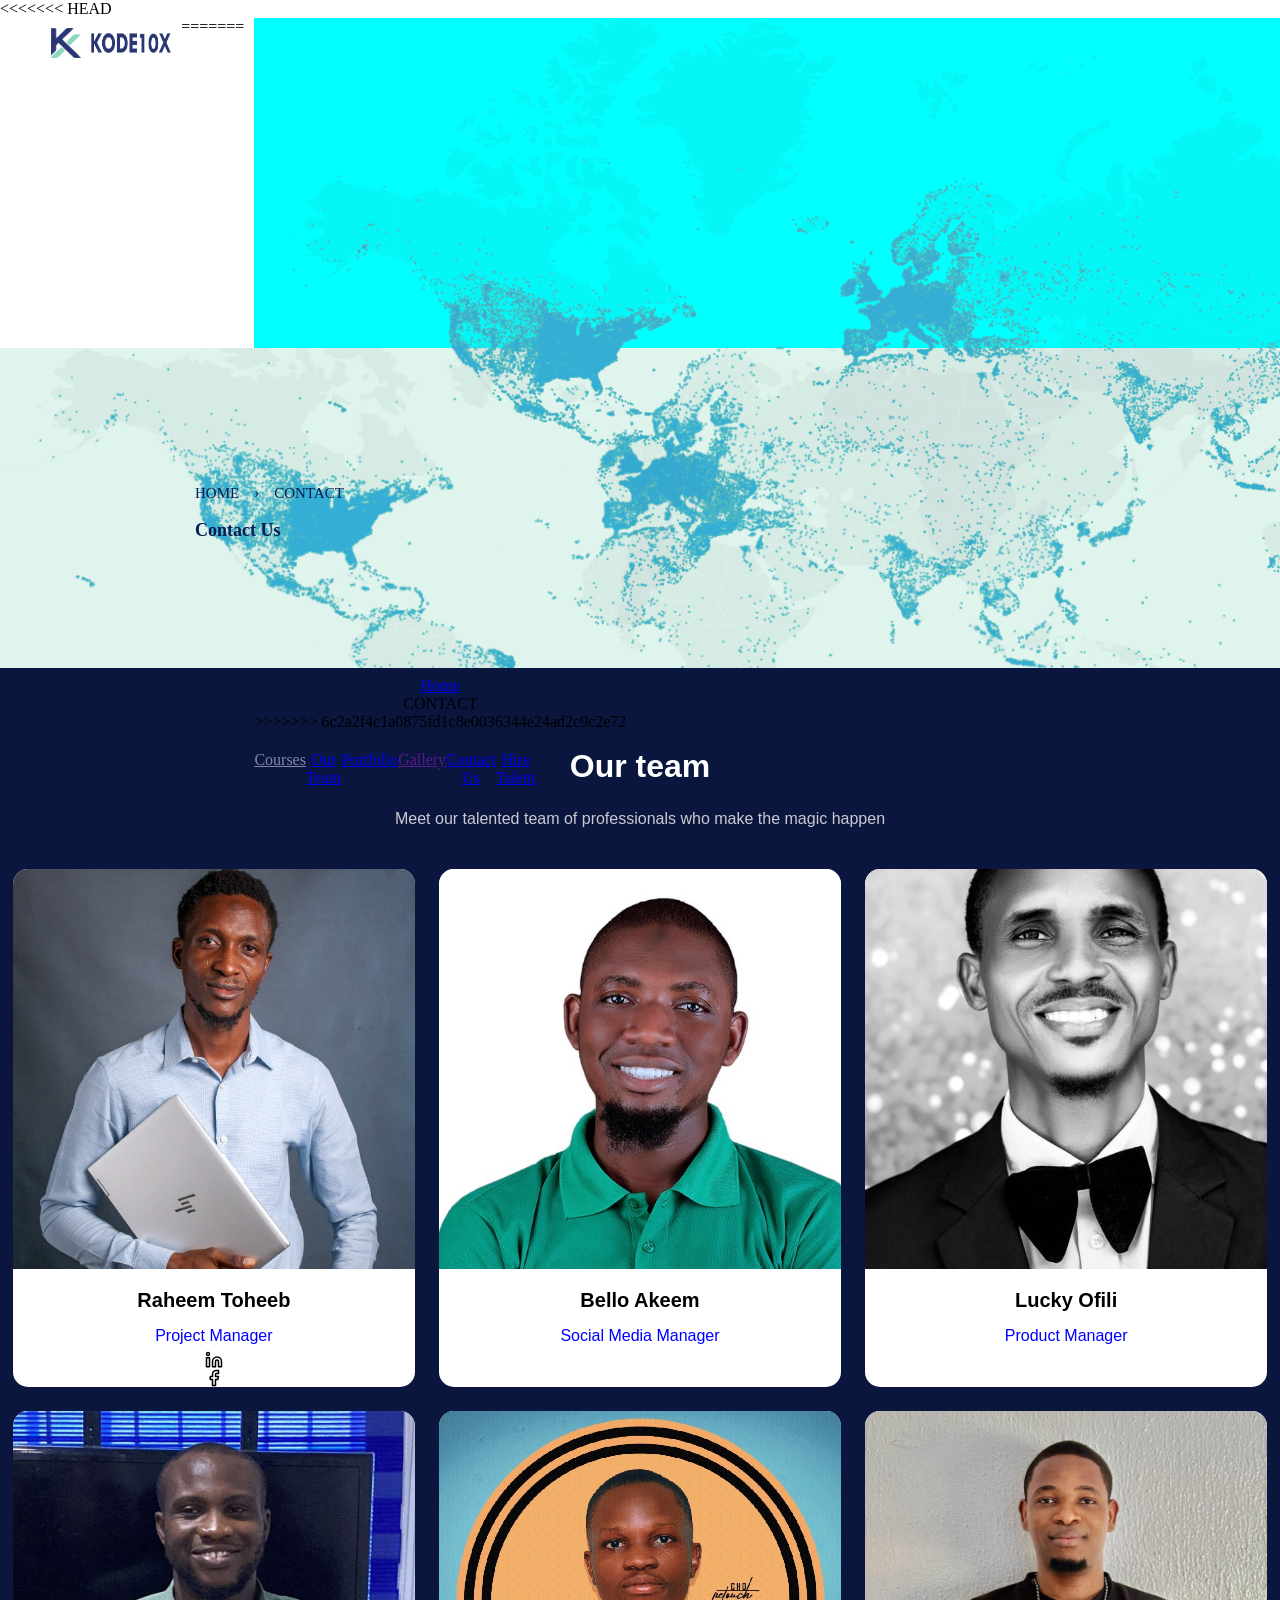
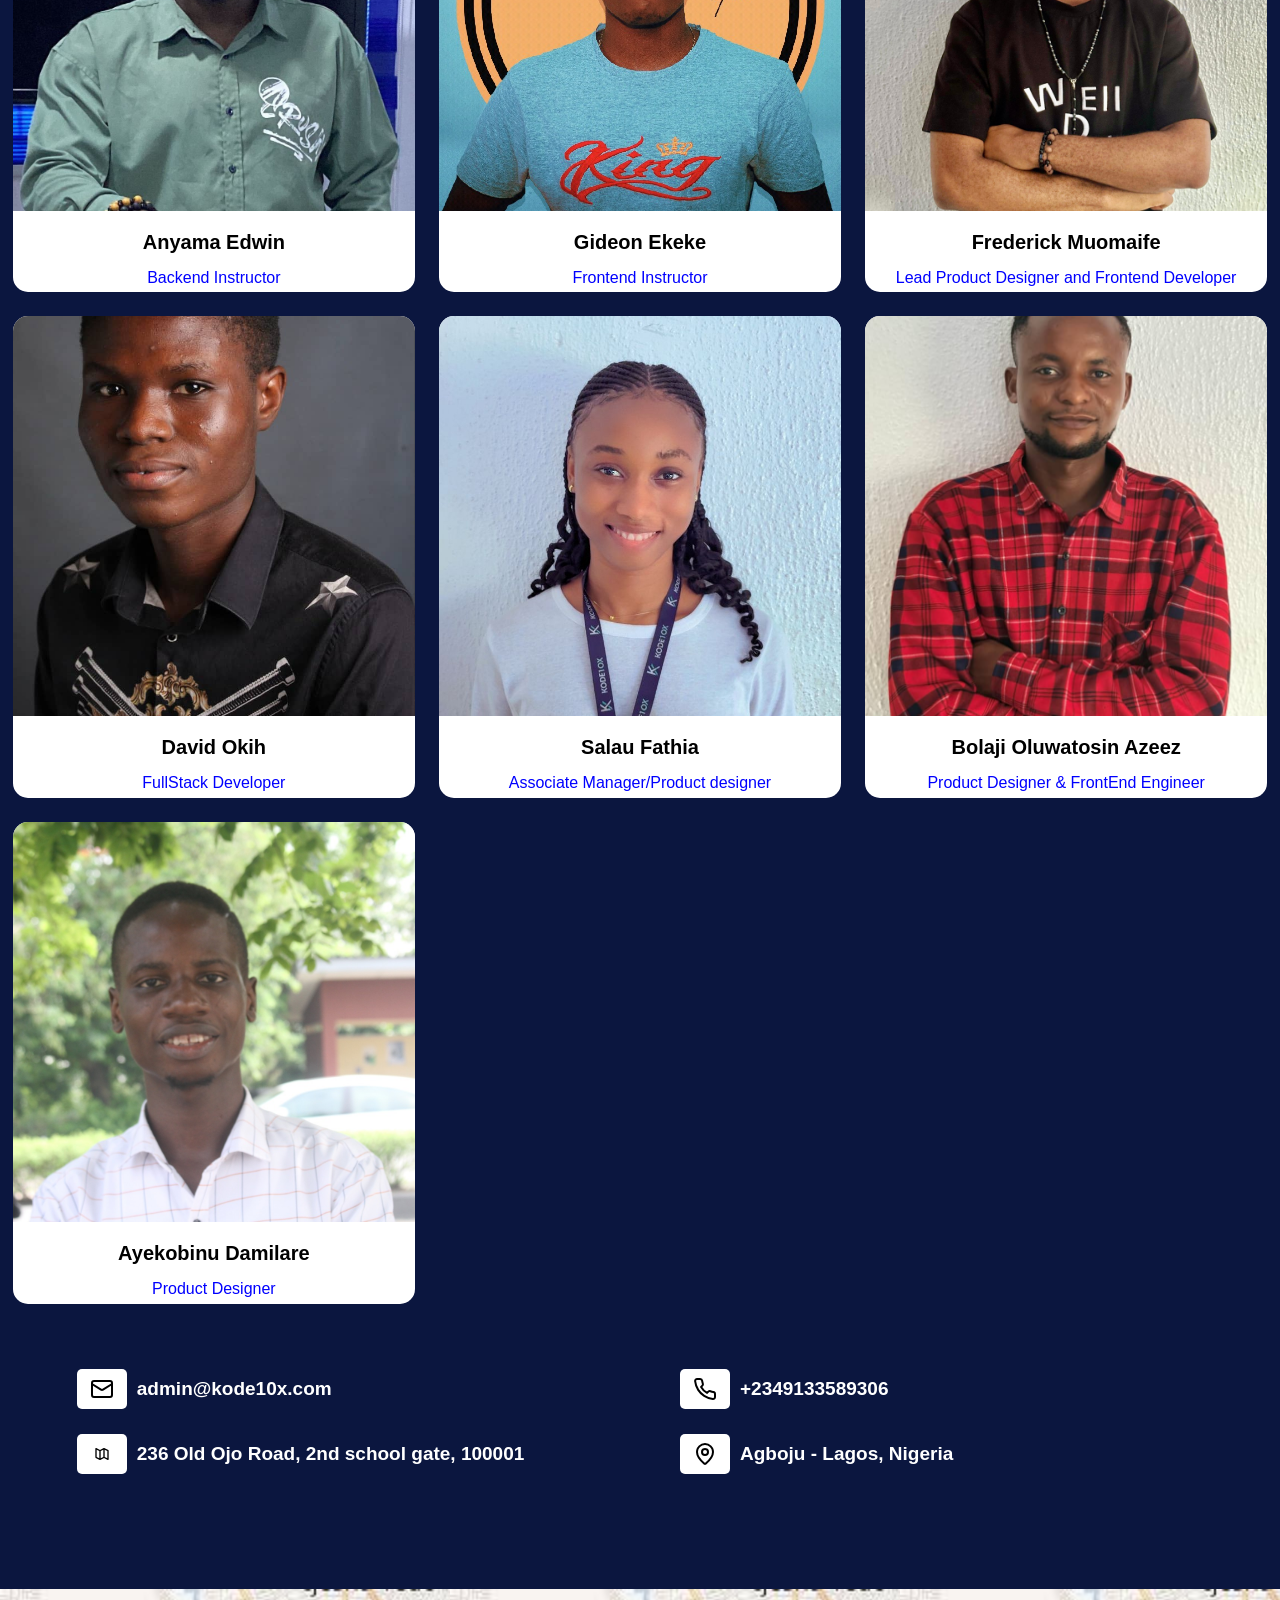
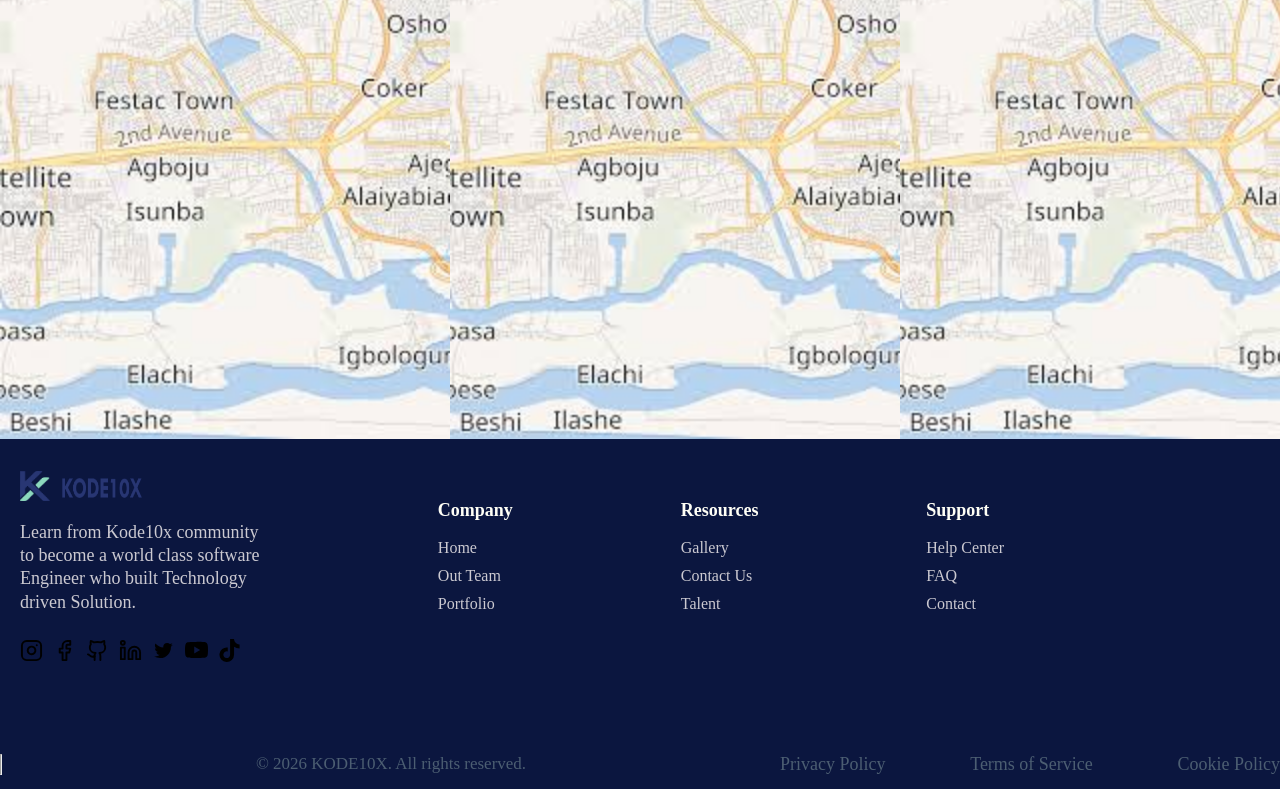
<file: contact-page.html>
<!DOCTYPE html>
<html lang="en">
<head>
    <meta charset="UTF-8">
    <meta name="viewport" content="width=device-width, initial-scale=1.0">
    <title>Contact Page</title>
    <link rel="stylesheet" href="stylecontact.css">
</head>
<body>
<<<<<<< HEAD
    <header>
        <div class="header-container">
            <div class="header-wrapper">
                <div class="logo">
                    <img src="logo.png" alt="" class="logo-img">
                    <img src="label.png" alt="" class="logo-name">
=======
    <div class="header-map">
        <div class="img-wrapper">
            <img src="t1.png" alt="" class="head-img">

        </div>
        <div class="navs">
            <div>
                <div>
                    <a href="index.html">Home</a>
                    <p></p> <p>CONTACT</p>
>>>>>>> 6c2a2f4c1a0875fd1c8e0036344e24ad2c9c2e72
                </div>
                <div class="navs">
                    <a href="index.html" class="nav-text">Courses</a>
                    <a href="ourteam.html">Our Team</a>
                    <a href="index2.html">Portfolio</a>
                    <a href="">Gallery</a>
                    <a href="contact-page.html">Contact Us</a>
                    <a href="hire.html">Hire Talent</a>
                

                </div>
                <img src="hamburgermenu.svg" alt="" class="hamburger">
            </div>

        </div>

    </header>
     <section class="contact-hero">

        <div class="hero-overlay">

            <div class="breadcrumb">

                <!-- THIS ONE ACTUALLY GOES HOME -->
                <a href="index.html">HOME</a>

                <span>›</span>

                <span>CONTACT</span>

            </div>

            <h1>Contact Us</h1>

        </div>

    </section>

    <!-- OUR TEAM SECTION -->
     <section class="our-team">
        <h1>Our team</h1>
        <p>Meet our talented team of professionals who make the magic happen</p>
        <div class="team-container">
            <div class="team-group">
                <div class="team-members">
                    <img src="Raheem.jpeg" alt="" >
                    
                </div>
                <h3>Raheem Toheeb</h3>
                <p>Project Manager</p>
                <img src="linkedin.svg" alt="">
                <img src="facebook.svg" alt="">
            
            </div>
            <div class="team-group">
                <div class="team-members">
                    <img src="leke.jpeg" alt="" >
                    
                </div>
                <h3>Bello Akeem</h3>
                <p>Social Media Manager</p>
            
            </div>
            <div class="team-group">
                <div class="team-members">
                    <img src="Mr Lucky.jpg" alt="" >
                    
                </div>
                <h3>Lucky Ofili</h3>
                <p>Product Manager</p>
            
            </div>
            <div class="team-group">
                <div class="team-members">
                    <img src="edwin.jpeg" alt="" >
                    
                </div>
                <h3>Anyama Edwin</h3>
                <p>Backend Instructor</p>
            
            </div>
            <div class="team-group">
                <div class="team-members">
                    <img src="gidi.jpeg" alt="" >
                   
                </div>
                 <h3>Gideon Ekeke</h3>
                <p>Frontend Instructor</p>
            
            </div>
            <div class="team-group">
                <div class="team-members">
                    <img src="Fred.jpeg" alt="" >
                    
                </div>
                <h3>Frederick Muomaife</h3>
                <p>Lead Product Designer and Frontend Developer</p>
            
            </div>
            <div class="team-group">
                <div class="team-members">
                    <img src="Profile-David.jpeg" alt="" >
                    
                </div>
                <h3>David Okih</h3>
                <p>FullStack Developer</p>
            
            </div>
            <div class="team-group">
                <div class="team-members">
                    <img src="Fathia.jpeg" alt="" >
                    
                </div>
                <h3>Salau Fathia</h3>
                <p>Associate Manager/Product designer</p>
            
            </div>
            <div class="team-group">
                <div class="team-members">
                    <img src="Tosin.jpeg" alt="" >
                    
                </div>
                <h3>Bolaji Oluwatosin Azeez</h3>
                <p>Product Designer & FrontEnd Engineer</p>
            
            </div>
            <div class="team-group">
                <div class="team-members">
                    <img src="Dami.jpeg" alt="" >
                    
                </div>
                <h3>Ayekobinu Damilare</h3>
                <p>Product Designer</p>
            
            </div>
        </div>

     <section class="contact-info">

        <div class="contact-item">
            <div class="contact-icon">
                <img src="mail.svg" alt="">
            </div>

            <p>admin@kode10x.com</p>
        </div>


        <div class="contact-item">
            <div class="contact-icon">
                <img src="phone.svg" alt="">
            </div>

            <p>+2349133589306</p>
        </div>


        <div class="contact-item">
            <div class="contact-icon">
            <img src="papaer.svg" alt="">
            </div>

            <p>236 Old Ojo Road, 2nd school gate, 100001</p>
        </div>


        <div class="contact-item">
            <div class="contact-icon">
                <img src="location.svg" alt="">
            </div>

            <p>Agboju - Lagos, Nigeria</p>
        </div>

    </section>
    </section>

    <!-- MAP -->
    <section class="map">
        <img src="map.png" alt="" class="map-img">
        <img src="map.png" alt="" class="map-img">
        <img src="map.png" alt="" class="map-img">
        <!-- <img src="map.png" alt="" class="map-img"> -->
        <!-- <img src="map.png" alt="" class="map-img"> -->
        <!-- <img src="map.png" alt="" class="map-img"> -->

    </section>

    <!-- FOOTER -->
     <footer class="footer">
        <div class="footer-container">
            <div class="footer-brand">
                <div class="brand">
                    <img src="logo.png" alt="" class="brand-logo">
                    <img src="label.png" alt="" class="brand-name">
                </div>
                <p>Learn from Kode10x community to become a world class 
                    software Engineer who built Technology driven Solution.
                </p>

                <div class="social-icons">
                    <img src="instagram.svg" alt="">
                    <img src="facebook.svg" alt="">
                    <img src="gitcat.svg" alt="">
                    <img src="linkedin.svg" alt="">
                    <img src="twitter.svg" alt="">
                    <img src="youtube.svg" alt="">
                    <img src="tiktok.svg" alt="">

                </div>

            </div>
            <div class="footer-links">
                <h3>Company</h3>
                <ul class="lists">
                    <li>Home</li>
                    <li>Out Team</li>
                    <li>Portfolio</li>
                    

                </ul>
            </div>
            <div class="footer-links">
                <h3>Resources</h3>
                <ul>
                    <li>Gallery</li>
                    <li>Contact Us</li>
                    <li>Talent</li>
                </ul>

            </div>
            <div class="footer-links">
                <h3>Support</h3>
                <ul>
                    <li>Help Center</li>
                    <li>FAQ</li>
                    <li>Contact</li>
                </ul>
            </div>
            

        </div>
        <div class="footer-bottom">
            <hr class="line">
            <p>© 2026 KODE10X. All rights reserved.</p>
            <div class="cookies">
                
                    <li>Privacy Policy</li>
                    <li>Terms of Service</li>
                    <li>Cookie Policy</li>
                
            </div>

        </div>

    </footer>

        
</body>
</html>
</file>
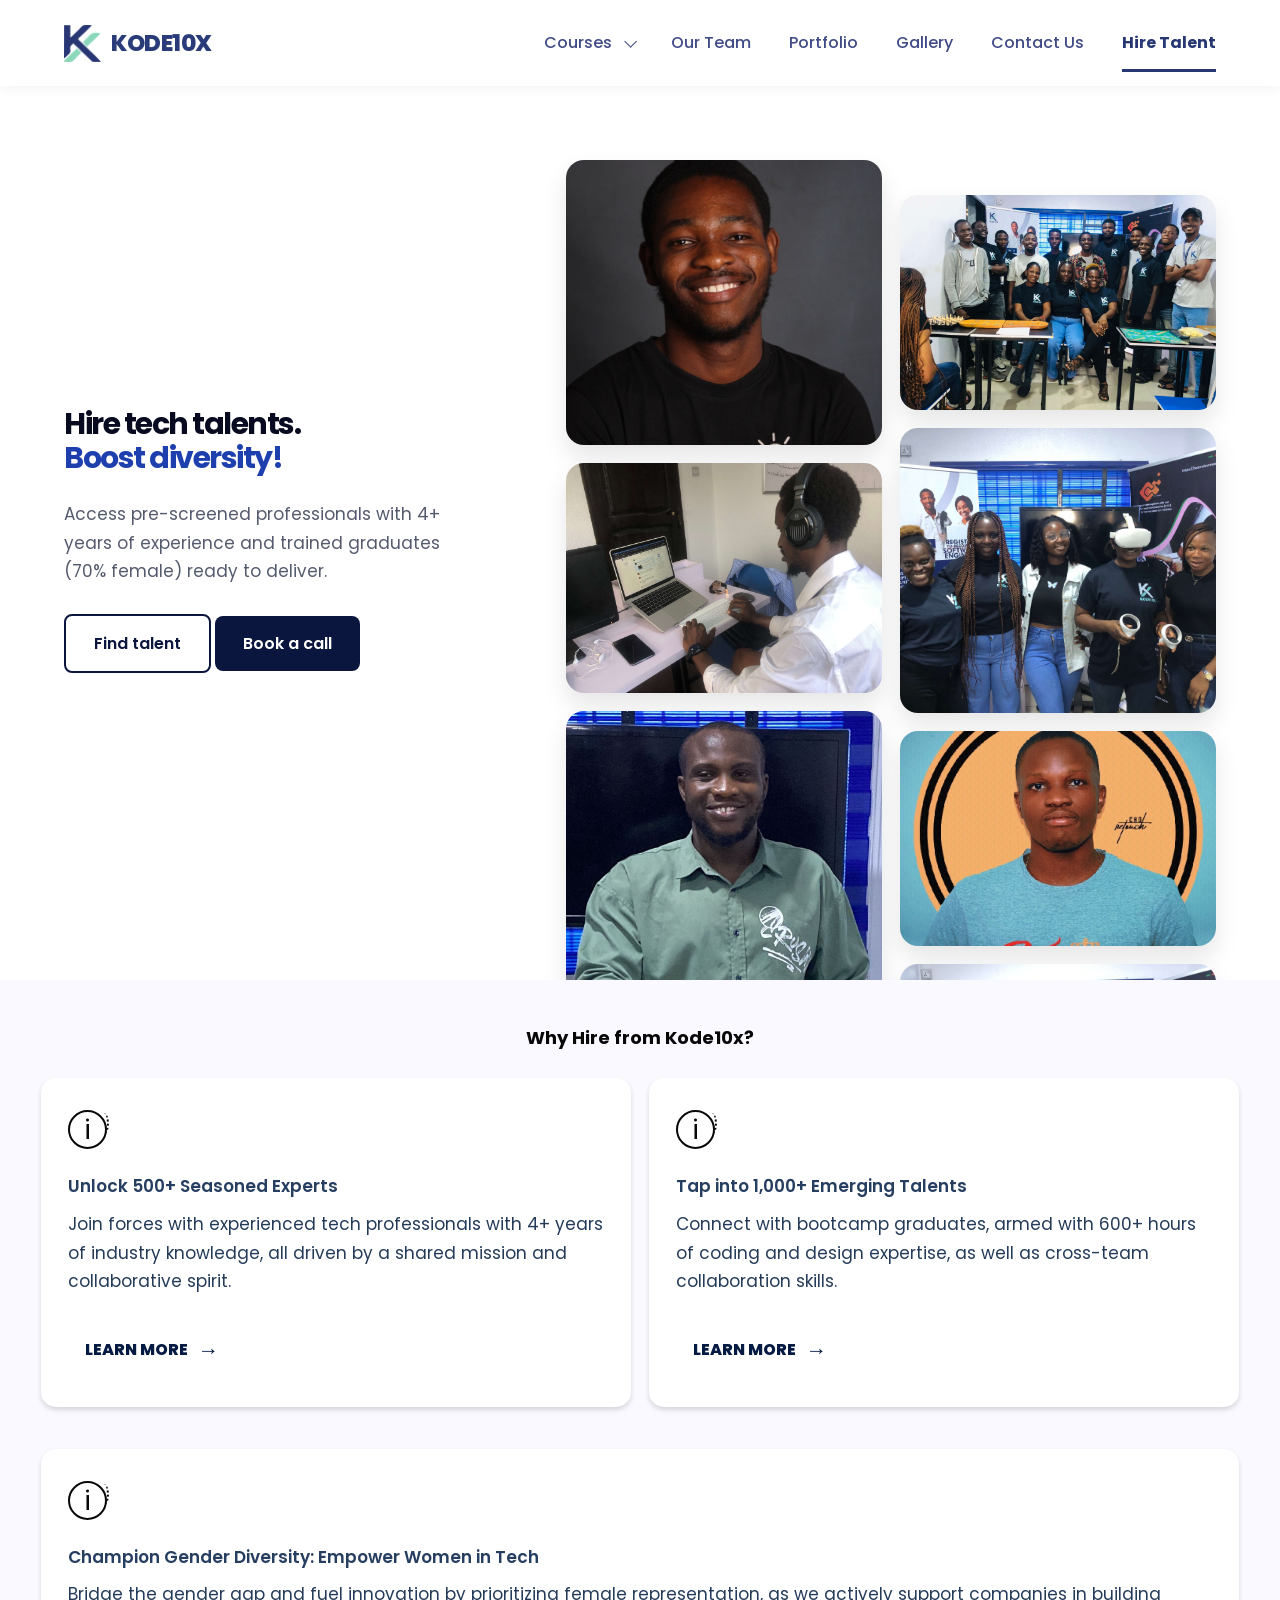
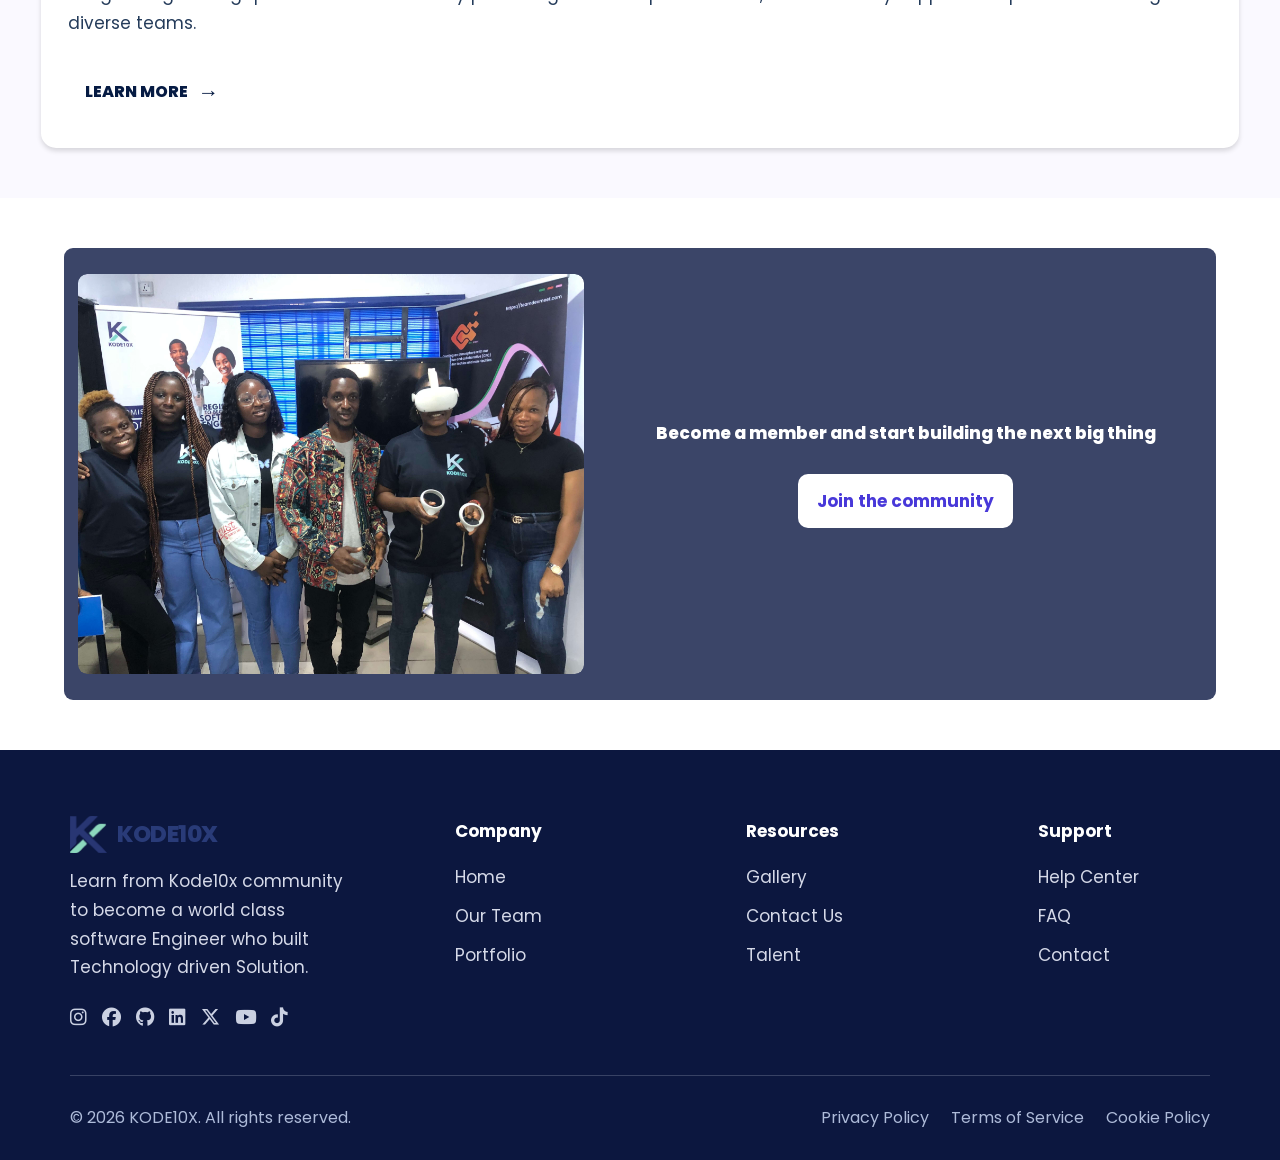
<file: hire.html>
<!DOCTYPE html>
<html lang="en">
<head>
     <meta charset="UTF-8">
     <meta name="viewport" content="width=device-width, initial-scale=1.0">
     <title>hire talent</title>
     
     <link rel="preconnect" href="https://fonts.googleapis.com">
     <link rel="preconnect" href="https://fonts.gstatic.com" crossorigin>
     <link
       href="https://fonts.googleapis.com/css2?family=Poppins:wght@400;500;600;700;800&display=swap"
       rel="stylesheet"
     >
     <link rel="stylesheet" href="hire.css">
     
     <link
       rel="stylesheet"
       href="https://cdnjs.cloudflare.com/ajax/libs/font-awesome/6.7.2/css/all.min.css"
     />
</head>
<body> 
  
 <!-- HEADER -->
 <header class="site-header">
  <div class="header-container">

    <!-- Logo: two separate images -->
    <a href="index.html" class="header-logo">
      <img
        src="logo.png"
        alt="Kode10x symbol"
        class="logo-symbol"
      >

      <span class="logo-text">KODE10X</span>
    </a>

    <!-- Mobile menu toggle -->
    <button
      class="menu-toggle"
      type="button"
      aria-label="Open navigation menu"
      aria-expanded="false"
      aria-controls="main-navigation"
    >
      <span></span>
      <span></span>
      <span></span>
    </button>

    <!-- Navigation -->
    <nav class="main-navigation" id="main-navigation">

      <a href="#" class="nav-link nav-courses">
        Courses
        <span class="dropdown-arrow"></span>
      </a>

      <a href="ourteam.html" class="nav-link">Our Team</a>

      <a href="Portfolio.html" class="nav-link">Portfolio</a>

      <a href="" class="nav-link">Gallery</a>

      <a href="contact-page.html" class="nav-link">Contact Us</a>

      <a href="hire.html" class="nav-link active">
        Hire Talent
      </a>

    </nav>

  </div>
  </header> 
  <section class="hire-hero">
   <div class="hire-hero-content">
     <h1>
       Hire tech talents.<br />
       <span>Boost diversity!</span>
     </h1>

     <p>
      Access pre-screened professionals with 4+ years of experience and trained graduates (70% female) ready to deliver.
     </p>
     <div class="hero-buttons">
      <a href="#find" class="find-button">
       Find talent
      </a>
      <a href="#hire" class="hire-button">
        Book a call
      </a>
     </div>
   </div>
    
   <div class="hire-image-grid">
     <div class="image-column">
       <img src="image1.png" alt="Tech professional" />
       <img src="image2.png" alt="Team collaboration" />
       <img src="image3.png" alt="Tech professional" />
     </div>

     <div class="image-column image-column-offset">
       <img src="image4.png" alt="Tech team" />
       <img src="image5.png" alt="Team members" />
       <img src="image6.png" alt="Tech team" />
       <img src="image7.png" alt="Tech professional" />
     </div>
   </div>
  </section>
  
 <!-- WHY HIRE FROM KODE10X SECTION -->
 <section class="why-hire-section">

  <h2 class="why-hire-title">Why Hire from Kode10x?</h2>

  <div class="why-hire-grid">

    <!-- Card 1 -->
    <div class="why-hire-card">
      <div class="info-icon" aria-hidden="true">i</div>

      <h3>Unlock 500+ Seasoned Experts</h3>

      <p>
        Join forces with experienced tech professionals with 4+ years
        of industry knowledge, all driven by a shared mission and
        collaborative spirit.
      </p>

      <a href="#" class="learn-more">
        LEARN MORE <span aria-hidden="true">→</span>
      </a>
    </div>

    <!-- Card 2 -->
    <div class="why-hire-card">
      <div class="info-icon" aria-hidden="true">i</div>

      <h3>Tap into 1,000+ Emerging Talents</h3>

      <p>
        Connect with bootcamp graduates, armed with 600+ hours of
        coding and design expertise, as well as cross-team
        collaboration skills.
      </p>

      <a href="#" class="learn-more">
        LEARN MORE <span aria-hidden="true">→</span>
      </a>
    </div>

    <!-- Card 3 -->
    <div class="why-hire-card why-hire-card-wide">
      <div class="info-icon" aria-hidden="true">i</div>

      <h3>
        Champion Gender Diversity: Empower Women in Tech
      </h3>

      <p>
        Bridge the gender gap and fuel innovation by prioritizing
        female representation, as we actively support companies in
        building diverse teams.
      </p>

      <a href="#" class="learn-more">
        LEARN MORE <span aria-hidden="true">→</span>
      </a>
    </div>

  </div>
 </section>
  
 <!-- COMMUNITY CTA SECTION -->
 <section class="community-cta">
  <div class="community-cta-image">
    <img
      src="image7.png"
      alt="Kode10x community members"
    />
  </div>

  <div class="community-cta-content">
    <h2>
      Become a member and start building the next big thing
    </h2>

    <a href="#" class="community-cta-button">
      Join the community
    </a>
  </div>
 </section>
 <!-- FOOTER -->
 <footer class="site-footer">
  <div class="footer-container">

    <!-- Footer top -->
    <div class="footer-top">

      <!-- Brand and description -->
      <div class="footer-brand">
        <a href="index.html" class="footer-logo">
          <img src="logo.png" alt="Kode10x logo" class="footer-logo-symbol">
          <span class="footer-logo-text">KODE10X</span>
        </a>

        <p>
          Learn from Kode10x community to become a
          world class software Engineer who built
          Technology driven Solution.
        </p>

        <!-- Social media links -->
        <div class="footer-socials">
          <a href="#" aria-label="Instagram">
            <i class="fa-brands fa-instagram"></i>
          </a>

          <a href="#" aria-label="Facebook">
            <i class="fa-brands fa-facebook"></i>
          </a>

          <a href="#" aria-label="GitHub">
            <i class="fa-brands fa-github"></i>
          </a>

          <a href="#" aria-label="LinkedIn">
            <i class="fa-brands fa-linkedin"></i>
          </a>

          <a href="#" aria-label="Twitter">
            <i class="fa-brands fa-x-twitter"></i>
          </a>

          <a href="#" aria-label="YouTube">
            <i class="fa-brands fa-youtube"></i>
          </a>

          <a href="#" aria-label="TikTok">
            <i class="fa-brands fa-tiktok"></i>
          </a>
        </div>
      </div>

      <!-- Company navigation -->
      <div class="footer-nav">
        <h3>Company</h3>
        <a href="index.html">Home</a>
        <a href="ourteam.html">Our Team</a>
        <a href="Portfolio.html">Portfolio</a>
      </div>

      <!-- Resources navigation -->
      <div class="footer-nav">
        <h3>Resources</h3>
        <a href="#">Gallery</a>
        <a href="contact-page.html">Contact Us</a>
        <a href="hire.html">Talent</a>
      </div>

      <!-- Support navigation -->
      <div class="footer-nav">
        <h3>Support</h3>
        <a href="#">Help Center</a>
        <a href="#">FAQ</a>
        <a href="#">Contact</a>
      </div>

    </div>

    <!-- Footer bottom -->
    <div class="footer-bottom">

      <p class="footer-copyright">
        © 2026 KODE10X. All rights reserved.
      </p>

      <div class="footer-legal">
        <a href="#">Privacy Policy</a>
        <a href="#">Terms of Service</a>
        <a href="#">Cookie Policy</a>
      </div>

    </div>

  </div>
 </footer>
  
</body>
</html>
</file>
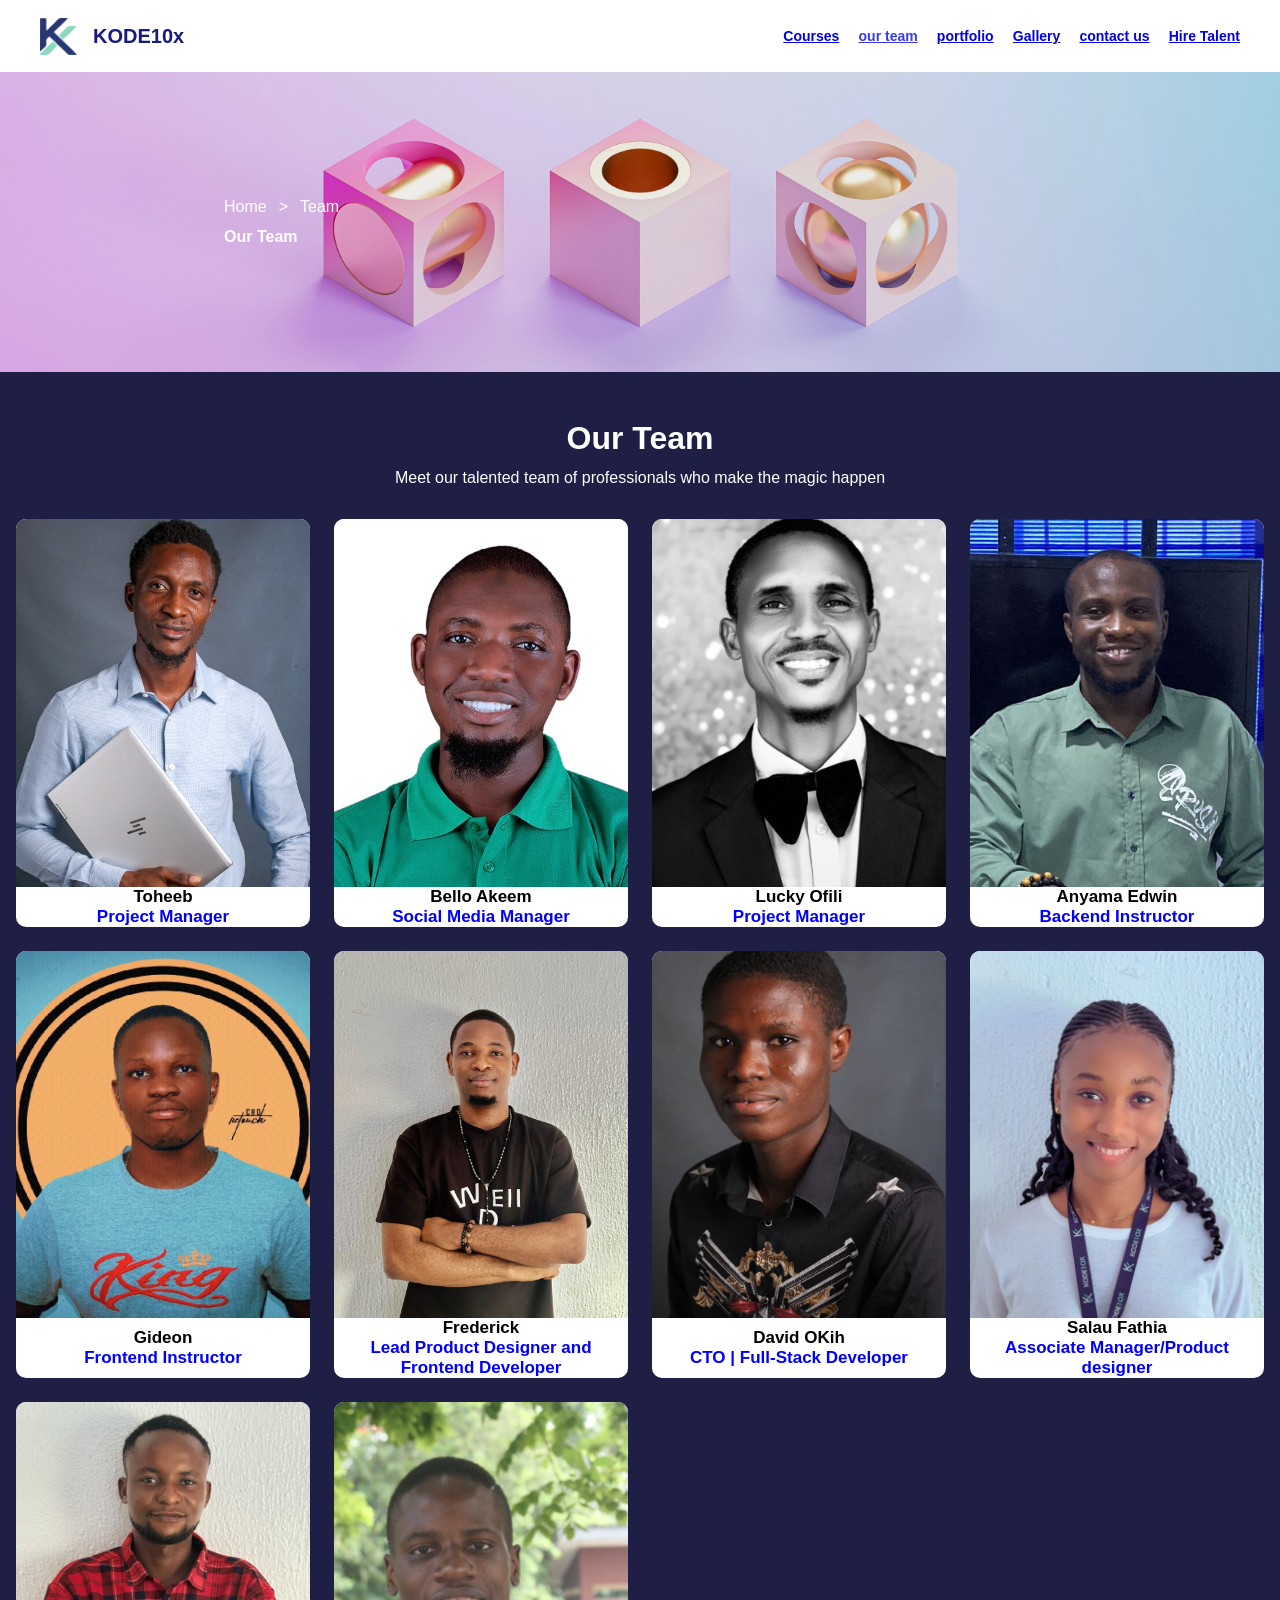
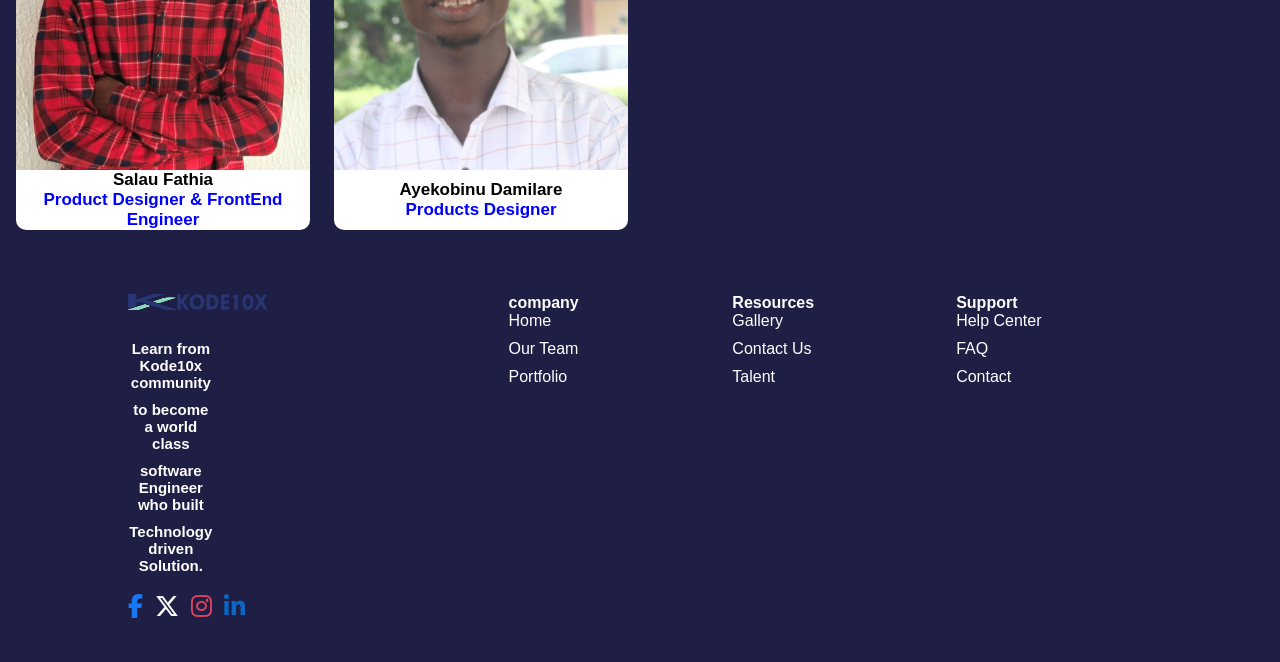
<file: ourteam.html>
<!DOCTYPE html>
<html>
<head>
     <meta charset="UTF-8">
     <meta name="viewport" content="width=device-width, initial-scale=1.0"> 
    <title>Kode10x</title>
    <link rel="stylesheet" href="https://cdnjs.cloudflare.com/ajax/libs/font-awesome/6.7.2/css/all.min.css">
    <link  rel="stylesheet" href="outteam.css">
</head>

<body>
        <header>
            
                <div class="headerWrapper">
                    <!-- <div class="header-content"> -->

                  
                    <div class="Logo">
                    <img src="logo.png" alt="kode10x">
                    </div> 

                    <p class="company-name">KODE10x</p>

                    <nav id="navbar">
                        <li><a href="index.html">Courses</a></li>
                        <li><a href="ourteam.html" style="color: rgba(5, 5, 231, 0.797);">our team</a></li>
                        <li><a href="portfolio.html">portfolio</a></li>
                        <li><a href="gallery.html">Gallery</a></li>
                        <li><a href="contact.html">contact us</a></li>
                        <li><a href="Hire.html">Hire Talent</a></li>
                    </nav>

                    
                <button class="menu" id="menu-toggle" type="button" aria-label="Open navigation" aria-expanded="false" aria-controls="navbar" onclick="toggleMenu()">
                    <i id="menu-icon" class="fa-solid fa-bars" aria-hidden="true"></i>
                </button>
                
            </header>
    <div class="proimage-bg"> 

        <div class="blur-bg">
 
            <div class="HTholder">
                <div class="HT">
                    <p>Home</p>  > <p>Team</p> 
                </div>   
            </div> 
         
        <h4 class="T">  
            Our Team
        </h4>
    </div>
    </div>
      <div class="Team">
           <h1 class="ourT">Our Team</h1> 
           <!-- <hr> -->
           <p>Meet our talented team of professionals who make the magic happen</p>
        </div>

    <div class="Teamholder">

        <div class="THolder">
            

        <div class="Raheemimg">
            <img src="Raheem.jpeg" alt="">
            <div class="Raheemname"> 
                <p class="Toheeb">Toheeb</p> 
                <p class="ProjectM">Project Manager</p>
           </div>  

        </div>
              

        <div class="belloimg">
            <img src="leke.jpg" alt="">
            <div class="belloname"> 
                <p class="Bello">Bello Akeem</p> 
                <p class="socialM">Social Media Manager</p>
           </div>  

        </div>



         <div class="luckyimg">
            <img src="Mr Lucky.jpg" alt="">
            <div class="luckyname"> 
                <p class="lucky"> Lucky Ofili</p> 
                <p class="projectM">Project Manager</p>
           </div>  

         </div>

           <div class="Anyamaimg">
            <img src="edwin.jpg" alt="">
            <div class="Anyamaname"> 
                <p class="Anyama"> Anyama Edwin</p> 
                <p class="BackendI">Backend Instructor</p>
           </div>  

         </div>

            <div class="Gideonimg">
            <img src="gidi.jpeg" alt="">
            <div class="Gideonname"> 
                <p class="Gideon"> Gideon</p> 
                <p class="frontendI">Frontend Instructor</p>
           </div>  

         </div>

              <div class="Frederickimg">
            <img src="Fred.jpg" alt="">
            <div class="Frederickname"> 
                <p class="Frederick"> Frederick</p> 
                <p class="projectMQ">Lead Product Designer and Frontend Developer</p>
           </div>  

         </div>


        <div class="Davidimg">
            <img src="Profile-David.jpg" alt="">
            <div class="Davidname"> 
                <p class="David">David OKih</p> 
                <p class="CTO">CTO | Full-Stack Developer</p>
           </div>  
        </div>

          <div class="Salauimg">
            <img src="Fathia.jpg" alt="">
            <div class="Salauname"> 
                <p class="Salau">Salau Fathia</p> 
                <p class="APD">Associate Manager/Product designer</p>
           </div>  
        </div>

          <div class="Bolajiimg">
            <img src="Tosin.jpg" alt="">
            <div class="Bolajiname"> 
                <p class="Bolaji">Salau Fathia</p> 
                <p class="PD">Product Designer & FrontEnd Engineer</p>
           </div>  
        </div>
        
        <div class="Ayekobinuimg">
            <img src="Dami.jpg" alt="">
            <div class="Ayekobinuname"> 
                <p class="Ayekobinu">Ayekobinu Damilare</p> 
                <p class="P-D">Products Designer</p>
           </div>  
        </div>

        </div>


    </div>


       <div class="fouter">
            <div class="fouter-content">
               
                
                <div class="fouter-description"> 
                   
                <div class="fouter-img">
                     <img src="logo.png" alt="kode10x">
                    <img src="label.png" alt="lebel">
                </div>

                <div class="fouter-text"> 
                    <nav class="fouter-liste"> 
                <li class="Learn">Learn from Kode10x community</li>
                <li class="world">to become a world class</li>
                <li class="software">software Engineer who built</li>
                <li class="Technology">Technology driven Solution.</li>
                  </nav>
                  
                 <div class="fouter-social">
                    <a class="facebook-icon" href="https://www.facebook.com/" aria-label="Facebook">
                        <i class="fa-brands fa-facebook-f" aria-hidden="true"></i>
                    </a>
                    <a class="twitter-icon" href="https://x.com/" aria-label="X, formerly Twitter">
                        <i class="fa-brands fa-x-twitter" aria-hidden="true"></i>
                    </a>
                    <a class="instagram-icon" href="https://www.instagram.com/" aria-label="Instagram">
                        <i class="fa-brands fa-instagram" aria-hidden="true"></i>
                    </a>
                    <a class="linkedin-icon" href="https://www.linkedin.com/" aria-label="LinkedIn">
                        <i class="fa-brands fa-linkedin-in" aria-hidden="true"></i>
                    </a>
                </div>   
                
                </div>
                


            </div>
            
            <!-- <div class="third-fouter">
                
                Resources
                Gallery   
                Contact Us
                Talent
            </div> -->

            <div class="second-fouter">
                <!-- <div class="fouter-list"> -->
                    <h4>company</h4>
                    <ul class="CONTET">

                    <li class="home">Home</li> 
                    <li class="team">Our Team</li> 
                    <li class="portfolio">Portfolio</li>
                    </ul>

            </div>

            <div class="third-fouter">
                <h4>Resources</h4>
                <ul>
                    <li>Gallery</li>
                    <li>Contact Us</li>
                    <li>Talent</li>
                </ul>
            </div>
            
            <div class="forth-fouter">
                <h4>Support</h4>
                <ul>
                   
                      <li>Help Center</li>
                      <li> FAQ</li>
                     <li>Contact</li> 
                </ul>
            </div>


        </div>
 

        </div>

         <hr class="flat-line">

    <script src="outteam.js"></script>


</body>
</html>
</file>
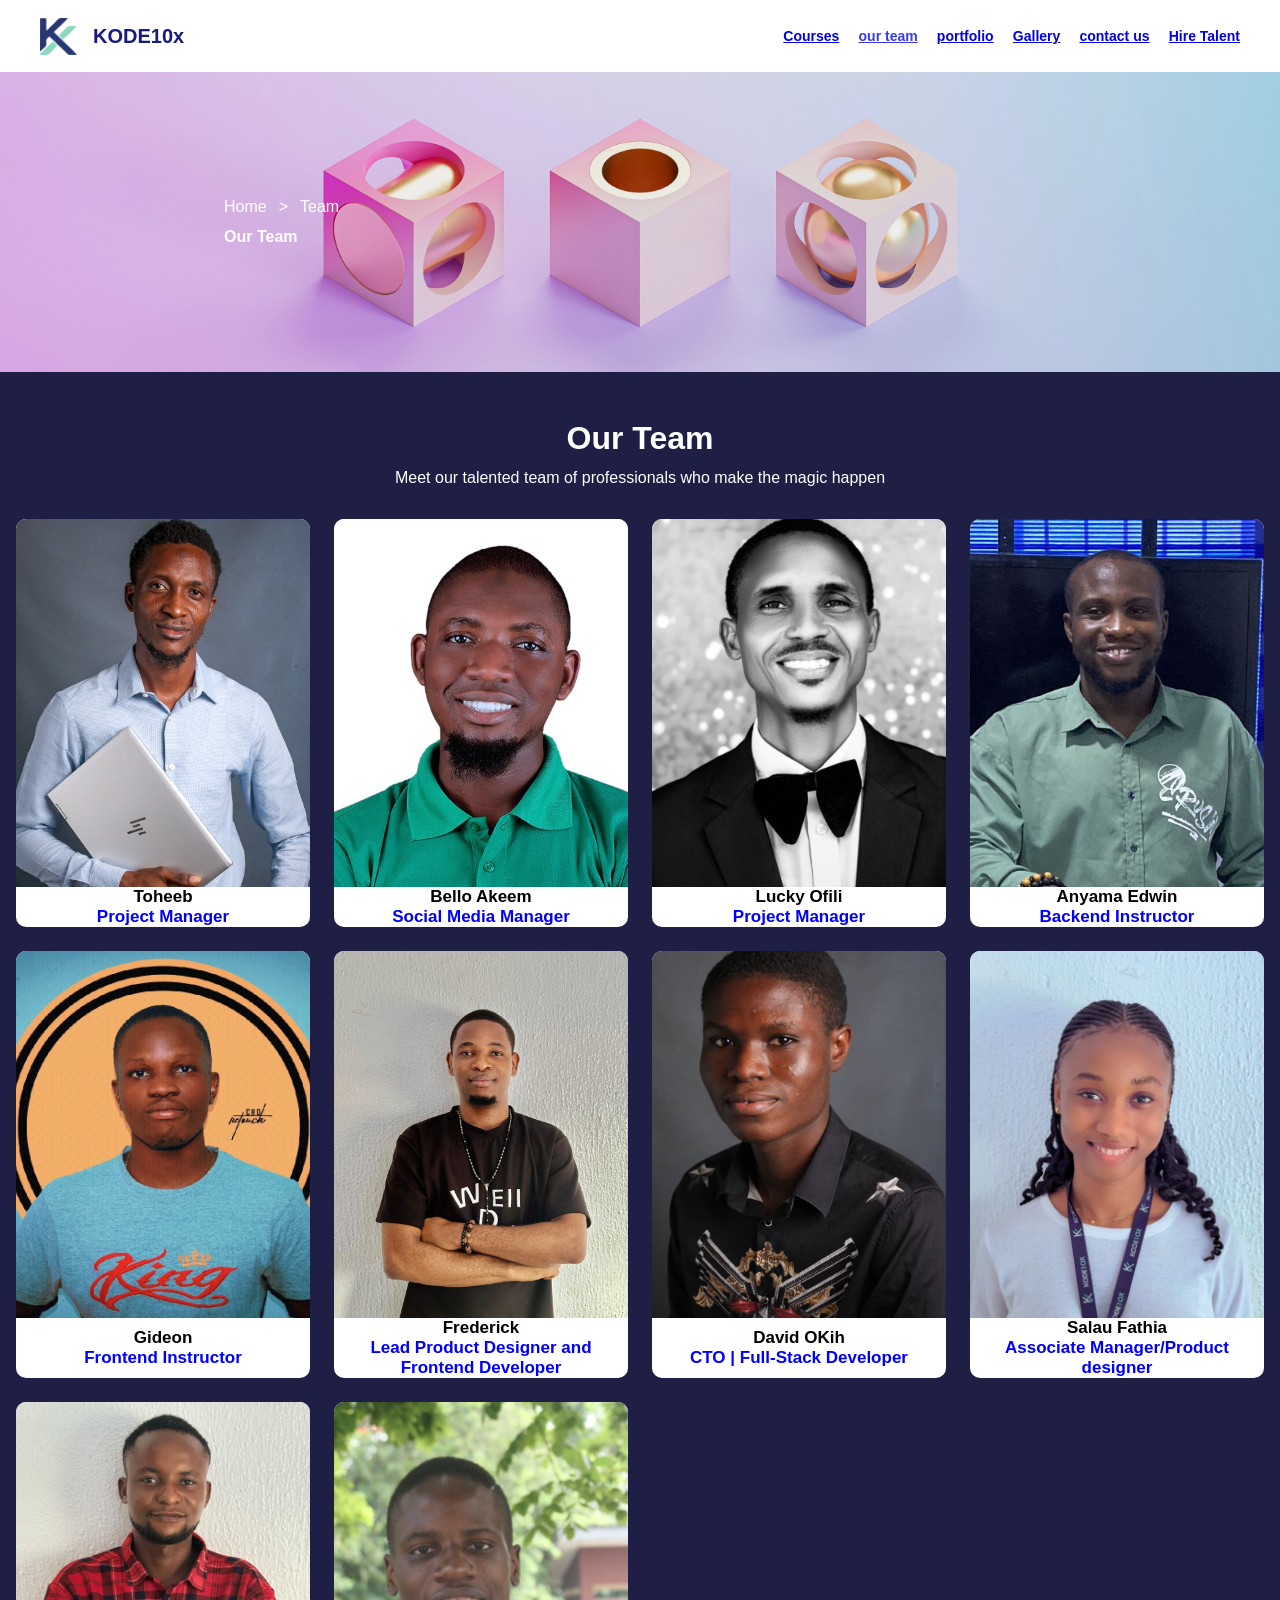
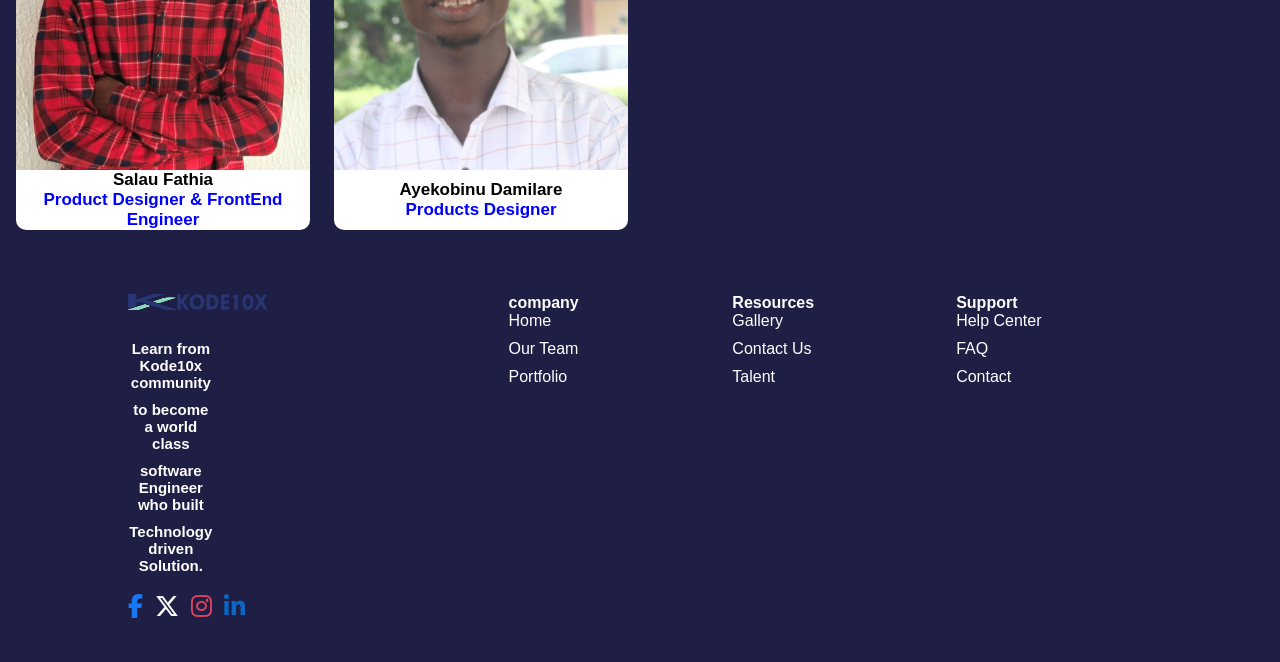
<file: outteam.html>
<!DOCTYPE html>
<html>
<head>
     <meta charset="UTF-8">
     <meta name="viewport" content="width=device-width, initial-scale=1.0"> 
    <title>Kode10x</title>
    <link rel="stylesheet" href="https://cdnjs.cloudflare.com/ajax/libs/font-awesome/6.7.2/css/all.min.css">
    <link  rel="stylesheet" href="outteam.css">
</head>

<body>
        <header>
            
                <div class="headerWrapper">
                    <!-- <div class="header-content"> -->

                  
                    <div class="Logo">
                    <img src="logo.png" alt="kode10x">
                    </div> 

                    <p class="company-name">KODE10x</p>

                    <nav id="navbar">
                        <li><a href="index.html">Courses</a></li>
                        <li><a href="outteam.html" style="color: rgba(5, 5, 231, 0.797);">our team</a></li>
                        <li><a href="portfolio.html">portfolio</a></li>
                        <li><a href="gallery.html">Gallery</a></li>
                        <li><a href="contact.html">contact us</a></li>
                        <li><a href="Hire.html">Hire Talent</a></li>
                    </nav>

                    
                <button class="menu" id="menu-toggle" type="button" aria-label="Open navigation" aria-expanded="false" aria-controls="navbar" onclick="toggleMenu()">
                    <i id="menu-icon" class="fa-solid fa-bars" aria-hidden="true"></i>
                </button>
                
            </header>
    <div class="proimage-bg"> 

        <div class="blur-bg">
 
            <div class="HTholder">
                  <div class="HT">
            <p>Home</p>  > <p>Team</p> 
                  </div>   
            </div> 
         
        <h4 class="T">  
            Our Team
        </h4>
    </div>
    </div>
      <div class="Team">
           <h1 class="ourT">Our Team</h1> 
           <!-- <hr> -->
           <p>Meet our talented team of professionals who make the magic happen</p>
        </div>

    <div class="Teamholder">

        <div class="THolder">
            

        <div class="Raheemimg">
            <img src="Raheem.jpeg" alt="">
            <div class="Raheemname"> 
                <p class="Toheeb">Toheeb</p> 
                <p class="ProjectM">Project Manager</p>
           </div>  

        </div>
              

        <div class="belloimg">
            <img src="leke.jpg" alt="">
            <div class="belloname"> 
                <p class="Bello">Bello Akeem</p> 
                <p class="socialM">Social Media Manager</p>
           </div>  

        </div>



         <div class="luckyimg">
            <img src="Mr Lucky.jpg" alt="">
            <div class="luckyname"> 
                <p class="lucky"> Lucky Ofili</p> 
                <p class="projectM">Project Manager</p>
           </div>  

         </div>

           <div class="Anyamaimg">
            <img src="edwin.jpg" alt="">
            <div class="Anyamaname"> 
                <p class="Anyama"> Anyama Edwin</p> 
                <p class="BackendI">Backend Instructor</p>
           </div>  

         </div>

            <div class="Gideonimg">
            <img src="gidi.jpeg" alt="">
            <div class="Gideonname"> 
                <p class="Gideon"> Gideon</p> 
                <p class="frontendI">Frontend Instructor</p>
           </div>  

         </div>

              <div class="Frederickimg">
            <img src="Fred.jpg" alt="">
            <div class="Frederickname"> 
                <p class="Frederick"> Frederick</p> 
                <p class="projectMQ">Lead Product Designer and Frontend Developer</p>
           </div>  

         </div>


        <div class="Davidimg">
            <img src="Profile-David.jpg" alt="">
            <div class="Davidname"> 
                <p class="David">David OKih</p> 
                <p class="CTO">CTO | Full-Stack Developer</p>
           </div>  
        </div>

          <div class="Salauimg">
            <img src="Fathia.jpg" alt="">
            <div class="Salauname"> 
                <p class="Salau">Salau Fathia</p> 
                <p class="APD">Associate Manager/Product designer</p>
           </div>  
        </div>

          <div class="Bolajiimg">
            <img src="Tosin.jpg" alt="">
            <div class="Bolajiname"> 
                <p class="Bolaji">Salau Fathia</p> 
                <p class="PD">Product Designer & FrontEnd Engineer</p>
           </div>  
        </div>
        
        <div class="Ayekobinuimg">
            <img src="Dami.jpg" alt="">
            <div class="Ayekobinuname"> 
                <p class="Ayekobinu">Ayekobinu Damilare</p> 
                <p class="P-D">Products Designer</p>
           </div>  
        </div>

        </div>


    </div>


       <div class="fouter">
            <div class="fouter-content">
               
                
                <div class="fouter-description"> 
                   
                <div class="fouter-img">
                     <img src="logo.png" alt="kode10x">
                    <img src="label.png" alt="lebel">
                </div>

                <div class="fouter-text"> 
                    <nav class="fouter-liste"> 
                <li class="Learn">Learn from Kode10x community</li>
                <li class="world">to become a world class</li>
                <li class="software">software Engineer who built</li>
                <li class="Technology">Technology driven Solution.</li>
                  </nav>
                  
                 <div class="fouter-social">
                    <a class="facebook-icon" href="https://www.facebook.com/" aria-label="Facebook">
                        <i class="fa-brands fa-facebook-f" aria-hidden="true"></i>
                    </a>
                    <a class="twitter-icon" href="https://x.com/" aria-label="X, formerly Twitter">
                        <i class="fa-brands fa-x-twitter" aria-hidden="true"></i>
                    </a>
                    <a class="instagram-icon" href="https://www.instagram.com/" aria-label="Instagram">
                        <i class="fa-brands fa-instagram" aria-hidden="true"></i>
                    </a>
                    <a class="linkedin-icon" href="https://www.linkedin.com/" aria-label="LinkedIn">
                        <i class="fa-brands fa-linkedin-in" aria-hidden="true"></i>
                    </a>
                </div>   
                
                </div>
                


            </div>
            
            <!-- <div class="third-fouter">
                
                Resources
                Gallery   
                Contact Us
                Talent
            </div> -->

            <div class="second-fouter">
                <!-- <div class="fouter-list"> -->
                    <h4>company</h4>
                    <ul class="CONTET">

                    <li class="home">Home</li> 
                    <li class="team">Our Team</li> 
                    <li class="portfolio">Portfolio</li>
                    </ul>

            </div>

            <div class="third-fouter">
                <h4>Resources</h4>
                <ul>
                    <li>Gallery</li>
                    <li>Contact Us</li>
                    <li>Talent</li>
                </ul>
            </div>
            
            <div class="forth-fouter">
                <h4>Support</h4>
                <ul>
                   
                      <li>Help Center</li>
                      <li> FAQ</li>
                     <li>Contact</li> 
                </ul>
            </div>


        </div>
 

        </div>

         <hr class="flat-line">

    <script src="outteam.js"></script>


</body>
</html>
</file>
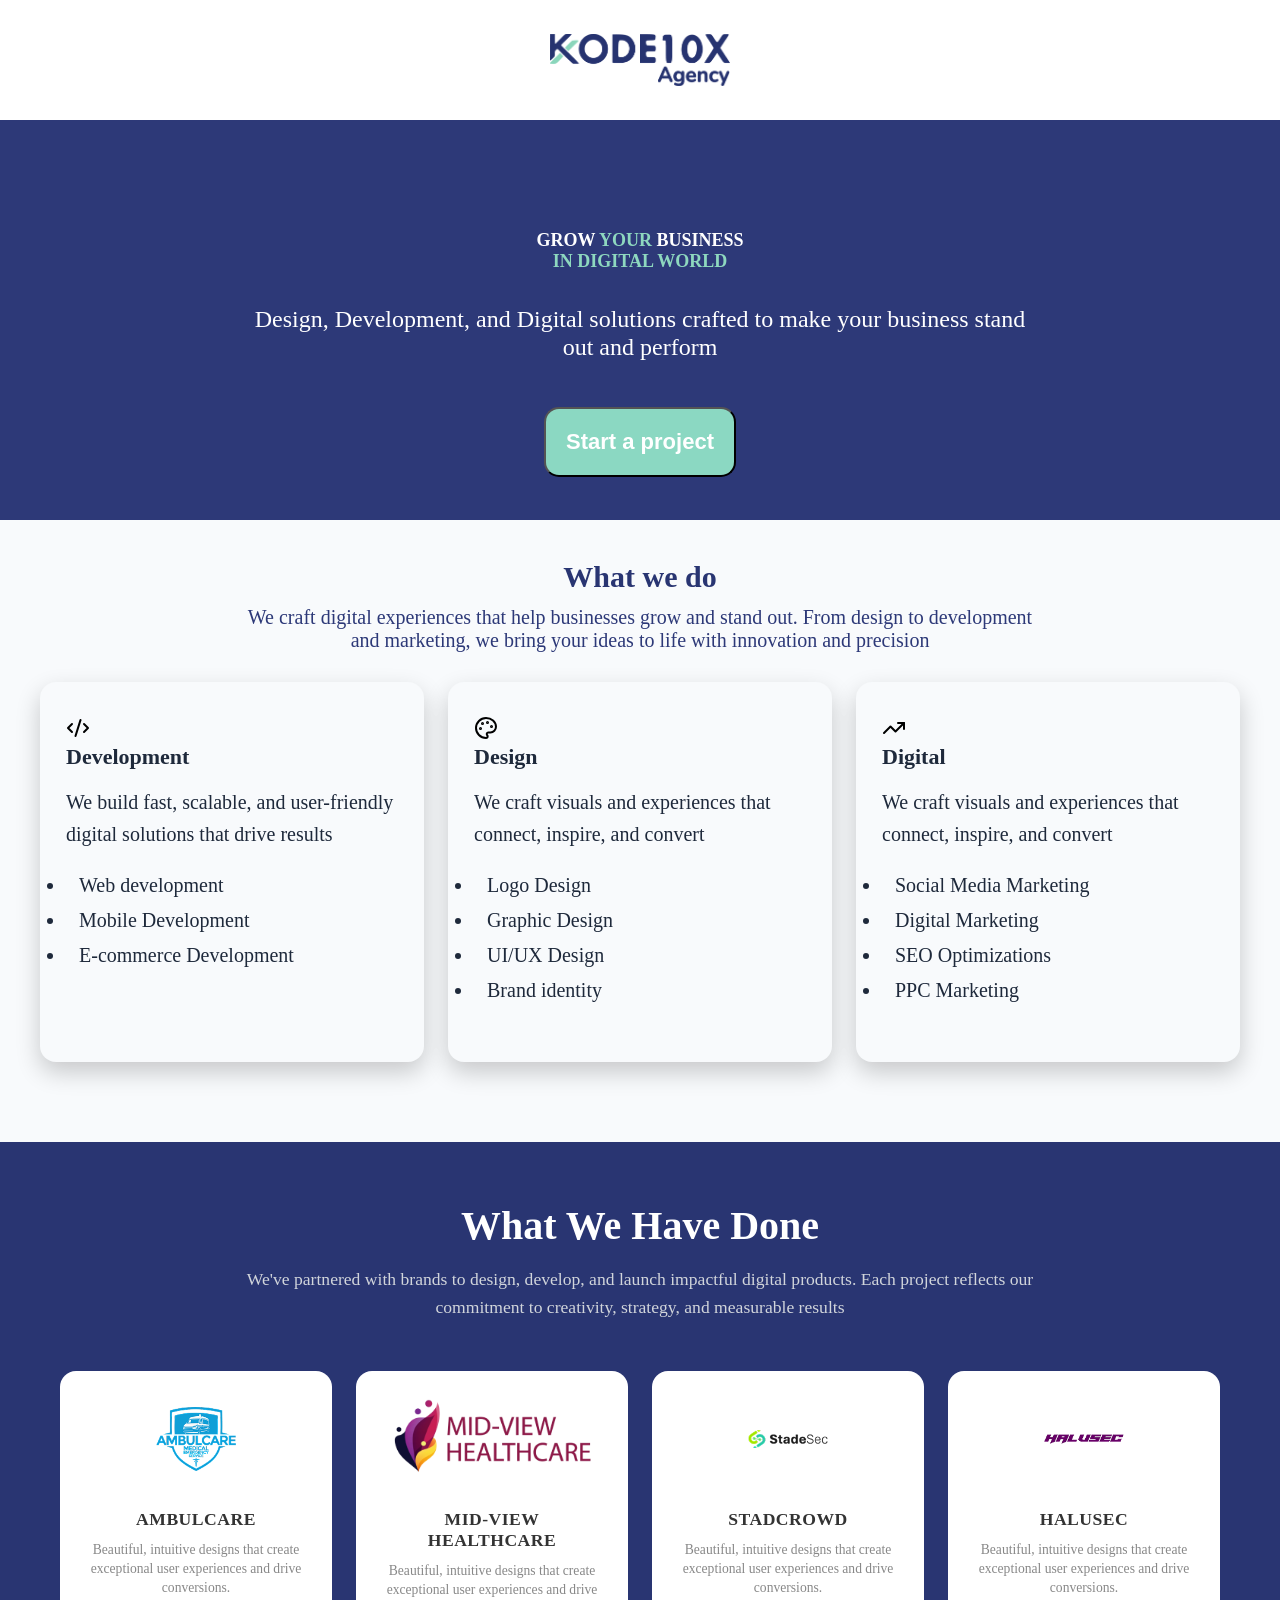
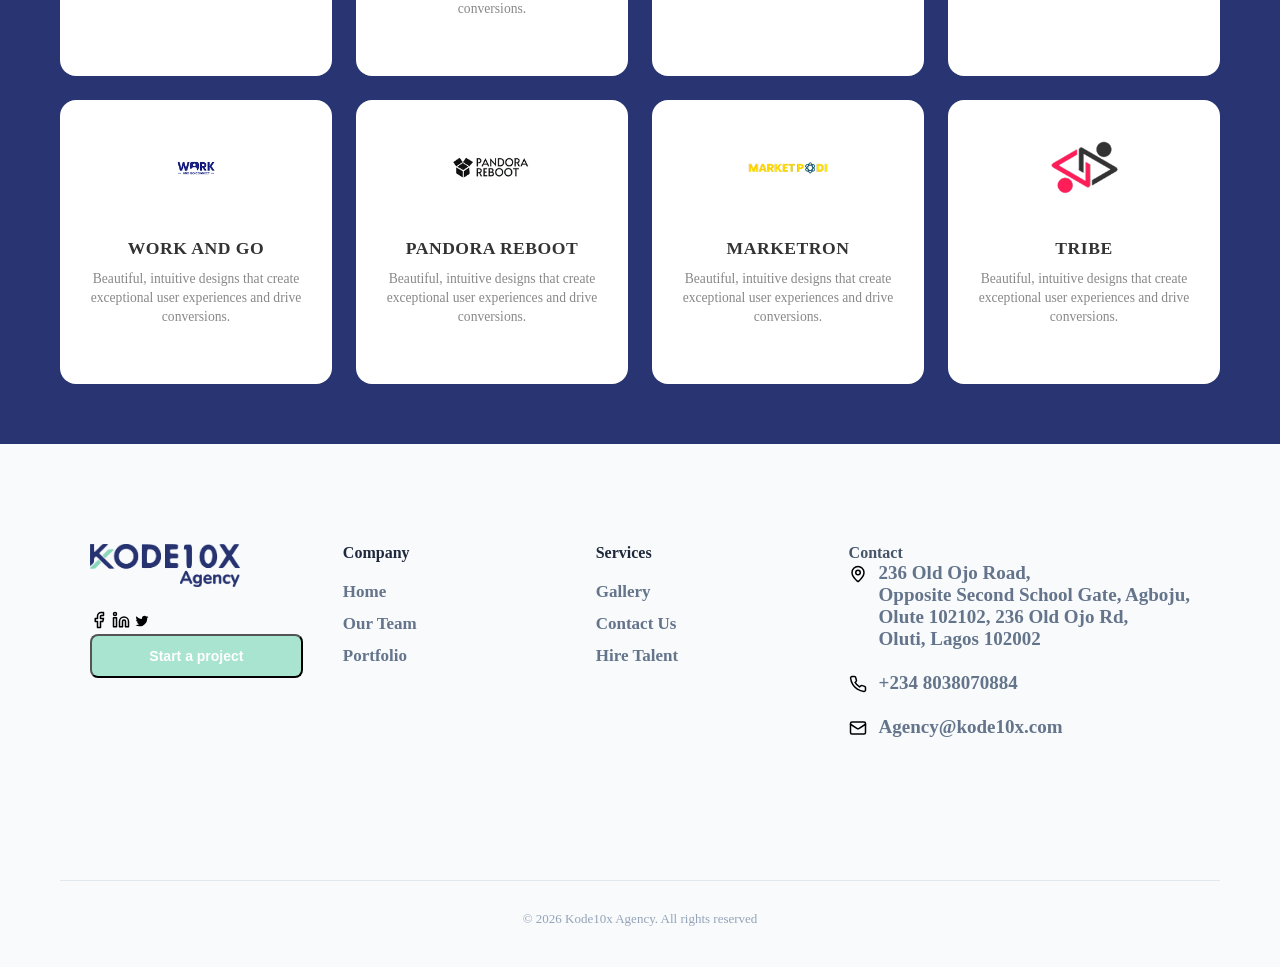
<file: Portfolio.html>
<!DOCTYPE html>
<html lang="en">
<head>
    <meta charset="UTF-8">
    <meta name="viewport" content="width=device-width, initial-scale=1.0">
    <title>Portfolio</title>
    <link rel="stylesheet" href="Portfolio.css">
</head>
<body>
    <header class="header-wrapper">
        <img src="kode10x logo.png" alt="">
    </header>
    <section class="hero">
        <h1> GROW <span>YOUR</span> BUSINESS<br> 
            <span>IN DIGITAL WORLD</span> 
        </h1>
        <p> Design, Development, and Digital solutions crafted to make your business stand
             <br> out and perform </p>
             <button>Start a project</button>
    </section>
    <section class="services">
        <div class="section-heading">
            <h1>What we do</h1>
            <p>
                We craft digital experiences that help businesses grow 
                and stand out. From design to development and marketing, we
                 bring your ideas to life with innovation and precision
            </p>
        </div>
        <div class="card-container">
            <div class="cards">
                <div class="images">
                    <img src="great.svg" alt="">
                </div>
                <h2>Development</h2>
                <P>We build fast, scalable, and user-friendly digital 
                    solutions that drive results</P>
                    <UL>
                        <li>Web development</li>
                        <li>Mobile Development</li>
                        <li>E-commerce Development</li>
                    </UL>

            </div>
            <div class="cards">
                <div class="images">
                    <img src="paint.svg" alt="">
                </div>
                <h2>Design</h2>
                <p > We craft visuals and experiences that connect, 
                inspire, and convert</p>
                <ul>
                    <li>Logo Design</li>
                    <li>Graphic Design</li>
                    <li>UI/UX Design</li>
                    <li>Brand identity</li>
                </ul>
            </div>
            <div class="cards">
                <div class="images">
                    <img src="zigzag.svg" alt="">
                </div>
                <h2>Digital</h2>
                <p>We craft visuals and experiences that 
                connect, inspire, and convert</p>
                <ul>
                    <li>Social Media Marketing</li>
                    <li>Digital Marketing</li>
                    <li>SEO Optimizations</li>
                    <li>PPC Marketing</li>
                </ul>

            </div>


        </div>


    </section>
    <section class="about">
        <div class="hands">
            <h1>What We Have Done</h1>
            <p>We've partnered with brands to design, develop, and launch impactful digital products. 
                Each project reflects our commitment to 
                creativity, strategy, and measurable results</p>
        </div>
        <div class="about-grid">
 <div class="about-card">
            <div class="about-image">
               <img src="ambul.png" alt=""> 
            </div>
            <h3>AMBULCARE</h3>
            <p>Beautiful, intuitive designs 
                that create exceptional user experiences and drive conversions.</p>
        </div>
        <div class="about-card">
            <div class="about-image">
                <img src="midview.png" alt="">
            </div>
            <h3>MID-VIEW HEALTHCARE</h3>
            <p>Beautiful, intuitive designs that 
                create exceptional user experiences and drive conversions.</p>
        </div>
        <div class="about-card">
            <div class="about-image">
                <img src="stade.png" alt="">
            </div>
            <h3>STADCROWD</h3>
            <p>Beautiful, intuitive designs 
                that create exceptional user experiences and drive conversions.</p>
        </div>
        <div class="about-card">
            <div class="about-image">
                <img src="usec.png" alt="">
            </div>
            <h3>HALUSEC</h3>
            <p>Beautiful, intuitive designs
                 that create exceptional user experiences and drive conversions.</p>
        </div>
        <div class="about-card">
            <div class="about-image">
                <img src="wark.png" alt="">
            </div>
            <h3>WORK AND GO</h3>
            <p>Beautiful, intuitive designs 
                that create exceptional user experiences and drive conversions.</p>
        </div>
        <div class="about-card">
            <div class="about-image">
                <img src="panda.png" alt="">
            </div>
            <h3>PANDORA REBOOT</h3>
            <p>Beautiful, intuitive designs that
                 create exceptional user experiences and drive conversions.</p>
        </div>
        <div class="about-card">
            <div class="about-image">
                <img src="market.png" alt="">
            </div>
            <h3>MARKETRON</h3>
            <p>Beautiful, intuitive designs 
                that create exceptional user experiences and drive conversions.</p>
        </div>
        <div class="about-card">
            <div class="about-image">
                <img src="rectangle.png" alt="">
            </div>
            <h3>TRIBE</h3>
            <p>Beautiful, intuitive designs 
                that create exceptional user experiences and drive conversions.</p>

        </div>




        </div>
       
    </section>
    <footer class="footer">
        <div class="footer-container">
            <div class="footer-col">
                <img src="kode10x logo.png" alt="kode10x agency" class="footer-logo">
                <div class="Social-icons">
                    <a href="#"><img src="facebook.svg" alt="facebook"></a>
                    <a href="#"><img src="linkedin.svg" alt="linkedin"></a>
                    <a href="#"><img src="twitter.svg" alt="twitter"></a>

                </div>
                <button class="start">Start a project</button>
            </div>
            <div class="footer-col">
                <h4>Company</h4>
                <ul>
                    <li><a href="index.html">Home</a></li>
                    <li><a href="ourteam.html">Our Team</a></li>
                    <li><a href="Portfolio.html">Portfolio</a></li>
                </ul>
            </div>
            <div class="footer-col">
                <h4>Services</h4>
                <ul>
                    <li><a href="Gallery.html">Gallery</a></li>
                    <li><a href="contact-page.html">Contact Us</a></li>
                    <li><a href="hire.html">Hire Talent </a></li>
                </ul>
            </div>
            <div class="contact-col">
                <h4>Contact</h4>
                <p>
                    <img src="location.svg" alt="location" class="contact-icons">
                    <span class="first">236 Old Ojo Road, <br>   Opposite Second School Gate, Agboju,<br>
                        Olute 102102, 236 Old Ojo Rd, <br>Oluti, Lagos 102002</span>
                </p>
                <p>
                    <img src="phone.svg" alt="Phone">
                    <span class="first">+234 8038070884</span>
                </p>
                <p>
                    <img src="mail.svg" alt="Mail">
                    <span class="first">Agency@kode10x.com</span>
                </p>
            </div>
        </div>
        <div class="footer-bottom">
            <p>&copy; 2026 Kode10x Agency. All rights reserved</p>
        </div>
    </footer>

</body>
</html>
</file>
<file: stylecontact.css>
*{
    box-sizing: border-box;
    padding: 0;
    margin: 0;

}
body{
    /* height: 100vh; */
    width: 100%;
}
.header-map{
    background-color: aqua; 
    width: 100%; 
    height: 330px;
}
.navs{
    display: flex;
    justify-content: center;
    /* align-items: center; */
    position: relative;
    z-index: 10;
}
.header-container{
    width: 100%;
    background-color: #FFFFFF;
    height: 100%;
    display: flex;
    justify-content: center;
}
.header-wrapper{
    height: 100%;
    width: 92%;
    /* background-color: fuchsia; */
    display: flex;
    justify-content: space-between;
    align-items: center;
}
.logo{
    height: 70%;
    width: auto;
    /* background-color: chartreuse; */
    display: flex;
    justify-content: center;
    gap: 10px;
    
}
.logo-img{
    width: 30px;
    height: 30px;
    margin-top: 10px;
}
.logo-name{
    width: 80px;
    height: 20px;
    margin-top: 15px;
}
.navs{
    /* background-color: brown; */
    width: 60%;
    height: 70%;
    display: flex;
    justify-content: space-between;
    text-align: center;
    margin-top: 20px;
    
}
.hamburger{
    display: none;
}
.nav-text{
    color: #8186AD;
}

.contact-hero {
    width: 100%;
    height: 320px;
    background-image: url("t1.png");
    background-color: #DFF4ED;
    background-size: cover;
    background-position: center;
    background-repeat: no-repeat;

    display: flex;
    align-items: center;
}
.hero-overlay {
    width: 90%;
    max-width: 890px;
    margin: auto;
    padding-top: 10px;
    /* background-color: aqua; */
}

.breadcrumb {
    display: flex;
    align-items: center;
    gap: 15px;

    margin-bottom: 18px;

    font-size: 15px;
    font-weight: 500;
}

.breadcrumb a {
    text-decoration: none;
    color: #071b54;
}

.breadcrumb a:hover {
    text-decoration: underline;
}

.breadcrumb span {
    color: #071b54;
}
.hero-overlay h1 {
    color: #071b54;

    font-size: 18px;
    font-weight: 700;
}

/* OUR TEAM */
.our-team{

    width: 100%;
    background-color: #0B163F;
    display: flex;
    flex-direction: column;
    align-items: center;
    padding: 40px 0 80px;
}
.our-team h1{
    color: white;
    font-family: sans-serif;
    font-size: 32px;
    margin-top: 40px;
}
.our-team p{
    color: #CBC9D1;
    font-size: 16px;
    font-family: sans-serif;
    line-height: 1.8;
    margin-top: 20px;
    text-align: center;
}
.team-container{
    /* height: 60%; */
    width: 98%;
    max-width: 1310px;
    /* background-color: chartreuse; */
    display: grid;
    grid-template-columns: repeat(3,1fr);
    gap: 24px;
    margin-top: 35px;
    
}
.team-group{
    background-color: #FFFFFF;
    border-radius: 15px;
    overflow: hidden;
    display: flex;
    flex-direction: column;
    align-items: center;
    /* height: 500px; */
    width: 100%;

    & h3{
        font-size: 20px;
        font-family: sans-serif;
        margin-top: 20px;
    }
    & p{
        color: blue;
        margin-top: 10px;
    }
}
.team-members{
    width: 100%;
    height: 400px;
    display: flex;
    justify-content: center;
    align-items: center;
    overflow: hidden;
    flex-direction: column;
    /* border-radius: 15px; */
    background-color: aqua;
}
.team-members img{
    object-fit: cover;
    height: 100%;
    width: 100%;
}

/* CONTACTS INFO */
.contact-info {
    width: 100%;
    background-color: #0B163F;
    display: grid;
    grid-template-columns: repeat(2, 1fr);
    padding: 35px 6%;
    gap: 25px 80px;
    margin-top: 30px;
}
.contact-item {
    display: flex;
    align-items: center;
    gap: 10px;
}
.contact-icon {
    width: 50px;
    height: 40px;
    background-color: white;
    border-radius: 5px;
    display: flex;
    justify-content: center;
    align-items: center;
    color: #0B163F;
    font-size: 20px;
    flex-shrink: 0;
}
.contact-item p {
    color: white;
    font-family: sans-serif;
    font-size: 19px;
    font-weight: 600;
    margin: 0;
}

/* MAP */
.map{
    width: 100%;
    /* background-color: aqua; */
    height: 450px;
    display: flex;
    flex-direction: row;
}
.map-img{
    /* width: 900px; */
    /* height: 100%; */
    object-fit: contain;
}



/* FOOTER */
.footer{
    background-color: #0B163F;
    height: 350px;
    width: 100%;
}
.footer-container{
    padding: 20px;
    display: flex;
    justify-content: space-between;
    align-items: center;
    gap: 40px;
    /* background-color: pink; */
    height: 70%;
    width: 80%;
}
.brand{
    display: flex;
    align-items: center;
    gap: 12px;
    margin-bottom: 20px;
}
.brand-logo{
    width: 30px;
    height: 30px;
    margin-top: 10px;
}
.brand-name{
    width: 80px;
    height: 20px;
    margin-top: 15px;
}
.footer-brand p{
    font-size: 18px;
    margin-top: 20px;
    margin-bottom: 20px;
    font-weight: 200;
    color: #CBC9D1;
    text-align: left;
    width: 250px;
    line-height: 1.3;

}
.social-icons{
    display: flex;
    gap: 10px;
    margin-top: 25px;

    & img{
        width: 23px;
        gap: 10px;
    }
}
.footer-links{
    display: flex;
    flex-direction: column;
    /* background-color: chartreuse; */

    & h3{
        font-size: 18px;
        font-weight: 600;
        margin-bottom: 18px;
        color: #FFFFF6;

    }
    & ul{
        list-style-type: none;
        color: #CBC9D1;

    }
    & li{
        margin-bottom: 10px;
        font-size: 16px;
    }
}
.footer-bottom{
    margin-top: 50px;
    padding-top: 20px;
    /* text-align: left; */
    /* background-color: crimson; */
    display: flex;
    justify-content: space-between;
    color: #4C5E72;
    & p{
        margin: 0;
        font-size: 17px;
        color: #4C5E72;
        text-align: left;
    }
    
    
}
.line{
    color: #4C5E72;
}
.cookies{
    display: flex;
    justify-content: space-between;
    list-style-type: none;
    /* background-color: chocolate; */
    width: 500px;
    font-size: 18px;
}


/* RESPONSIVENESS */
@media (min-width: 768px) and (max-width: 1044px){

    /* HEADER */
    header{
        height: 80px;
    }
    .header-container{
        width: 100%;
        height: 100%;
    }
    .header-wrapper{
        width: 92%;
    }
    .logo-img{
        width: 30px;
        height: 30px;
    }
    .logo-name{
        width: 80px;
        height: 20px;
    }
    .navs{
        width: 68%;
        height: 70%;
        gap: 10px;
        margin-top: 20px;
    }
    .navs a{
        font-size: 13px;
        white-space: nowrap;
    }
    .hamburger{
        display: none;
    }
    /* CONTACT HERO */
    .contact-hero{
        height: 280px;
    }
    .hero-overlay{
        width: 85%;
    }
    .breadcrumb{
        font-size: 14px;
        gap: 12px;
    }
    .hero-overlay h1{
        font-size: 20px;
    }
    /* OUR TEAM */
    .our-team{
        padding: 40px 20px 70px;
    }
    .our-team h1{
        font-size: 30px;
    }
    .our-team > p{
        width: 90%;
        font-size: 15px;
    }
    .team-container{
        width: 100%;
        grid-template-columns: repeat(3, 1fr);
        gap: 20px;
    }
    .team-group{
        width: 100%;
    }
    .team-members{
        height: 300px;
    }
    .team-group h3{
        font-size: 17px;
        text-align: center;
    }
    .team-group p{
       font-size: 14px;
        text-align: center;
        padding: 0 8px;
    }
    /* CONTACT INFO */
    .contact-info{
        grid-template-columns: repeat(2, 1fr);
        padding: 35px 5%;
        gap: 25px 40px;
    }
    .contact-item p{
        font-size: 16px;
    }
    /* MAP */
    .map{
        height: 350px;
        overflow: hidden;
    }
    .map-img{
        width: 33.33%;
        height: 100%;
        object-fit: cover;
    }
    /* FOOTER */
    .footer{
        height: auto;
        padding-bottom: 30px;
    }
    .footer-container{
        width: 90%;
        height: auto;
        padding: 30px 0;
        gap: 25px;
    }
    .footer-brand p{
        font-size: 15px;
        width: 220px;
    }
    .footer-links h3{
        font-size: 16px;
    }
    .footer-links li{
        font-size: 14px;
    }
    .footer-bottom{
        width: 90%;
        margin: 30px auto 0;
    }

    .footer-bottom p{
        font-size: 13px;
    }

    .cookies{
        width: 400px;
        font-size: 13px;
    }
}




@media (max-width: 767px){

    /* HEADER */

    header{
        height: 70px;
        position: fixed;
        top: 0;
        left: 0;
        width: 100%;
        background-color: white;
    }

    .header-container{
        width: 100%;
        height: 100%;
    }

    .header-wrapper{
        width: 90%;
    }

    .logo{
        height: auto;
        gap: 7px;
    }

    .logo-img{
        width: 27px;
        height: 27px;
        margin-top: 0;
    }

    .logo-name{
        width: 75px;
        height: auto;
        margin-top: 0;
    }

    .navs{
        display: none;
    }

    .hamburger{
        display: block;
        width: 30px;
        height: 30px;
    }


    /* CONTACT HERO */

    .contact-hero{
        height: 260px;
        margin-top: 70px;
        background-position: center;
    }

    .hero-overlay{
        width: 88%;
    }

    .breadcrumb{
        gap: 10px;
        margin-bottom: 15px;
        font-size: 13px;
    }

    .hero-overlay h1{
        font-size: 25px;
    }


    /* OUR TEAM */

    .our-team{
        padding: 35px 15px 60px;
    }

    .our-team h1{
        font-size: 28px;
        margin-top: 15px;
    }

    .our-team > p{
        width: 100%;
        max-width: 350px;
        font-size: 14px;
        line-height: 1.6;
        margin-top: 12px;
    }

    .team-container{
        width: 100%;
        grid-template-columns: 1fr;
        gap: 25px;
        margin-top: 30px;
    }

    .team-group{
        width: 100%;
        max-width: 350px;
        margin: auto;
    }

    .team-members{
        height: 350px;
    }

    .team-group h3{
        font-size: 18px;
        text-align: center;
        margin-top: 15px;
    }

    .team-group p{
        font-size: 14px;
        text-align: center;
        padding: 0 10px;
    }


    /* CONTACT INFO */

    .contact-info{
        grid-template-columns: 1fr;
        padding: 35px 20px;
        gap: 20px;
        margin-top: 20px;
    }

    .contact-item{
        gap: 12px;
    }

    .contact-icon{
        width: 45px;
        height: 40px;
    }

    .contact-item p{
        font-size: 15px;
        font-weight: 500;
    }


    /* MAP */

    .map{
        width: 100%;
        height: 300px;
        display: block;
        overflow: hidden;
    }

    .map-img{
        width: 100%;
        height: 100%;
        object-fit: cover;
    }

    .map-img:not(:first-child){
        display: none;
    }


    /* FOOTER */

    .footer{
        height: auto;
        padding: 40px 20px 25px;
    }

    .footer-container{
        width: 100%;
        height: auto;
        padding: 0;
        display: grid;
        grid-template-columns: 1fr 1fr;
        gap: 35px 25px;
    }

    .footer-brand{
        grid-column: 1 / -1;
    }

    .brand{
        margin-bottom: 15px;
    }

    .brand-logo{
        width: 28px;
        height: 28px;
        margin-top: 0;
    }

    .brand-name{
        width: 75px;
        height: auto;
        margin-top: 0;
    }

    .footer-brand p{
        width: 100%;
        max-width: 330px;
        font-size: 14px;
        line-height: 1.5;
        margin: 10px 0 15px;
    }

    .social-icons{
        gap: 12px;
        margin-top: 15px;
        flex-wrap: wrap;
    }

    .social-icons img{
        width: 20px;
    }

    .footer-links h3{
        font-size: 16px;
        margin-bottom: 12px;
    }

    .footer-links li{
        font-size: 14px;
        margin-bottom: 8px;
    }


    /* FOOTER BOTTOM */

    .footer-bottom{
        width: 100%;
        margin-top: 35px;
        padding-top: 20px;
        display: flex;
        flex-direction: column;
        align-items: flex-start;
        gap: 15px;
    }

    .line{
        width: 100%;
    }

    .footer-bottom p{
        font-size: 12px;
    }

    .cookies{
        width: 100%;
        display: flex;
        flex-wrap: wrap;
        gap: 10px 20px;
        font-size: 12px;
    }

}
</file>
<file: hire.css>
*{
     margin: 0;
     padding: 0;
     box-sizing: border-box;
     font-family: 'Poppins'; 
}


/* =====================================
   HEADER
===================================== */

.site-header {
  width: 100%;
  height: 86px;
  background: #ffffff;
  position: fixed;
  z-index: 1000;
  box-shadow: 0 3px 12px rgba(0, 0, 0, 0.05);
  box-sizing: border-box;
}

.header-container {
  width: 90%;
  max-width: 1400px;
  height: 100%;
  margin: 0 auto;

  display: flex;
  align-items: center;
  justify-content: space-between;
  gap: 30px;
}

/* Two-image logo */


.header-logo {
  display: inline-flex;
  align-items: center;
  gap: 10px;
  flex-shrink: 0;
  text-decoration: none;
}

.logo-symbol {
  display: block;
  width: 37px;
  height: 38px;
  object-fit: contain;
}

.logo-text {
  color: #293b78;
  font-size: 23px;
  font-weight: 800;
  letter-spacing: -0.5px;
  line-height: 1;
  white-space: nowrap;
}



/* Desktop navigation */
.main-navigation {
  display: flex;
  align-items: center;
  justify-content: flex-end;
  gap: 38px;
  height: 100%;
}

.nav-link {
  position: relative;
  display: inline-flex;
  align-items: center;
  justify-content: center;
  gap: 12px;

  height: 100%;
  color: #414b86;
  text-decoration: none;
  white-space: nowrap;

  font-size: 16px;
  font-weight: 500;
  line-height: 1.4;

  transition: color 0.2s ease;
}

.nav-link:hover {
  color: #172e73;
}

/* Active page underline */
.nav-link.active {
  color: #263773;
  font-weight: 700;
}

.nav-link.active::after {
  content: "";
  position: absolute;
  height: 3px;
  background: #263773;
  bottom: 14px;
  left: 0;
  right: 0;
}

/* Courses dropdown arrow */
.dropdown-arrow {
  width: 9px;
  height: 9px;
  border-right: 1.5px solid currentColor;
  border-bottom: 1.5px solid currentColor;
  transform: rotate(45deg) translateY(-3px);
}

/* Hide hamburger on desktop */
.menu-toggle {
  display: none;
}

/* =====================================
   TABLET
===================================== */

@media (min-width: 601px) and (max-width: 1024px) {
  .site-header {
    height: 76px;
  }

  .header-container {
    width: 94%;
    gap: 18px;
  }

  .header-logo {
    gap: 7px;
  }

  .logo-symbol {
    width: 32px;
    height: 34px;
  }

  .logo-text {
    font-size:20px;
  }

  .main-navigation {
    gap: clamp(12px, 2vw, 22px);
  }

  .nav-link {
    font-size: 13px;
    gap: 7px;
  }

  .dropdown-arrow {
    width: 7px;
    height: 7px;
  }

  .nav-link.active::after {
    bottom: 12px;
  }
}

/* =====================================
   MOBILE
===================================== */

@media (max-width: 600px) {
  .site-header {
    height: 70px;
  }

  .header-container {
    width: calc(100% - 32px);
    gap: 15px;
  }

  .logo-symbol {
    width: 31px;
    height: 33px;
  }

  .logo-text {
    font-size:19px;
  }

  /* Hamburger button */
  .menu-toggle {
    display: flex;
    flex-direction: column;
    justify-content: center;
    align-items: center;
    gap: 5px;

    width: 40px;
    height: 40px;
    padding: 8px;

    border: none;
    border-radius: 5px;
    background: transparent;
    cursor: pointer;
    flex-shrink: 0;
  }

  .menu-toggle span {
    display: block;
    width: 23px;
    height: 2px;
    background: #263773;
    border-radius: 2px;
  }

  /* Mobile dropdown navigation */
  .main-navigation {
    display: none;
    position: absolute;
    top: 100%;
    left: 0;
    width: 100%;
    height: auto;

    padding: 12px 20px 20px;
    box-sizing: border-box;

    flex-direction: column;
    align-items: stretch;
    justify-content: flex-start;
    gap: 0;

    background: #ffffff;
    box-shadow: 0 8px 15px rgba(0, 0, 0, 0.08);
  }

  .main-navigation.show-menu {
    display: flex;
  }

  .nav-link {
    width: 100%;
    height: auto;
    min-height: 45px;
    justify-content: space-between;
    font-size: 15px;
    white-space: normal;
    box-sizing: border-box;
    border-bottom: 1px solid #eeeeF4;
  }

  .nav-link.active::after {
    display: none;
  }

  .nav-link.active {
    color: #263773;
    border-bottom: 2px solid #263773;
  }

  .dropdown-arrow {
    flex-shrink: 0;
  }
}

/* =====================================
   SMALL MOBILE
===================================== */

@media (max-width: 380px) {
  .header-container {
    width: calc(100% - 24px);
  }

  .header-logo {
    gap: 6px;
  }

  .logo-symbol {
    width: 28px;
    height: 30px;
  }

  .logo-text {
    font-size:17px;
  }

  .menu-toggle {
    width: 36px;
    height: 36px;
  }
}

/* ===== HIRE TALENT HERO ===== */

.hire-hero {
  width: 100%;
  min-height: 750px;
  padding:160px 5% 60px;
  display: flex;
  align-items: center;
  justify-content: space-between;
  gap: 50px;
  overflow: hidden;
  background: #fff;
  box-sizing: border-box;
  
}

.hire-hero-content {
  flex: 0 0 38%;
  max-width: 450px;
  position: relative;
  z-index: 1;
}

.hire-hero-content h1 {
  font-size: clamp(20px, 3vw, 30px);
  font-weight: bold;
  line-height: 1.15;
  letter-spacing: -1.5px;
  color: #080b20;
  margin: 0 0 24px;
}

.hire-hero-content h1 span {
  color:#1E40AF;
}

.hire-hero-content p {
  font-size: 17px;
  line-height: 1.7;
  color: #555b6e;
  margin: 0 0 28px;
  max-width: 420px;
}

.find-button {
  display: inline-flex;
  align-items: center;
  justify-content: center;
  padding: 15px 28px;
  background: white;
  color: #0B163F;
  text-decoration: none;
  font-size: 16px;
  font-weight: 600;
  border-radius: 8px;
  border:2px solid ;
  transition: background 0.3s ease;
}

.hire-button {
  display: inline-flex;
  align-items: center;
  justify-content: center;
  padding: 15px 28px;
  background: #0B163F;
  color: #fff;
  text-decoration: none;
  font-size: 16px;
  font-weight: 600;
  border-radius: 8px;
  transition: background 0.3s ease;
}

.hire-button:hover {
  background: #10359b;
}

/* ===== PHOTO COLLAGE ===== */

.hire-image-grid {
  flex: 1;
  min-width: 0;
  max-width: 650px;
  height: 760px;
  display: grid;
  grid-template-columns: repeat(2, minmax(0, 1fr));
  gap: 18px;
  align-items: start;
}

.image-column {
  display: flex;
  flex-direction: column;
  gap: 18px;
  min-width: 0;
}

.image-column-offset {
  padding-top: 35px;
}

.image-column img {
  display: block;
  width: 100%;
  height: 285px;
  object-fit: cover;
  border-radius: 18px;
  box-shadow: 0 12px 25px rgba(0, 0, 0, 0.10);
}

/* Individual image sizing */
.image-column:first-child img:nth-child(2) {
  height: 230px;
}

.image-column:first-child img:nth-child(3) {
  height: 285px;
}

.image-column-offset img:nth-child(1) {
  height: 215px;
}

.image-column-offset img:nth-child(2) {
  height: 285px;
}

.image-column-offset img:nth-child(3) {
  height: 215px;
}

/* ===== TABLET ===== */

@media (max-width: 1024px) {
  .hire-hero {
    min-height: auto;
    padding: 130px 4%;
    gap: 28px;
  }

  .hire-hero-content {
    flex-basis: 36%;
  }

  .hire-hero-content h1 {
    font-size: clamp(18px, 2.5vw, 28px);
    letter-spacing: -0.8px;
  }

  .hire-hero-content p {
    font-size: 15px;
  }


  .hire-image-grid {
    height: 600px;
    gap: 12px;
  }

  .image-column {
    gap: 12px;
  }

  .image-column-offset {
    padding-top: 25px;
  }

  .image-column img {
    height: 220px;
    border-radius: 14px;
  }

  .image-column:first-child img:nth-child(2),
  .image-column-offset img:nth-child(1) {
    height: 175px;
  }

  .image-column:first-child img:nth-child(3),
  .image-column-offset img:nth-child(2) {
    height: 220px;
  }

  .image-column-offset img:nth-child(3) {
    height: 175px;
  }
}

/* =====================================
   MOBILE HERO - TEXT FIRST, IMAGES BELOW
===================================== */

@media (max-width: 600px) {

  .hire-hero {
    display: flex;
    flex-direction: column;
    align-items: center;
    width: 100%;
     padding: 110px 20px 40px;
    padding-top:110px;
  }

  /* Text comes first */
  .hire-hero-content {
    order: 1;
    width: 100%;
    max-width: 100%;
    text-align: center;
    align-items: center;
    margin: 0;
  }

  .hire-hero-content h1,
  .hire-hero-content p {
    width: 100%;
    text-align: center;
  }

  /* Buttons stay underneath the text */
  .hero-buttons {
    width: 100%;
    display: flex;
    flex-direction: column;
    align-items: center;
    justify-content: center;
    gap: 12px;
  }

  .hero-buttons .find-button,
  .hero-buttons .hire-button {
    width: 160px;
    display: flex;
    justify-content: center;
    align-items: center;
  }

  /* Image collage comes AFTER the text/buttons */
  .hire-image-grid {
    order: 2;
    width: 100%;
    max-width: 100%;
    height: auto;
    margin-top: 35px;
  }

  .image-column {
    gap: 10px;
  }

  .image-column-offset {
    padding-top: 20px;
  }

  .image-column img {
    height: 170px;
    border-radius: 12px;
  }

  .image-column:first-child img:nth-child(2),
  .image-column-offset img:nth-child(1) {
    height: 135px;
  }

  .image-column:first-child img:nth-child(3),
  .image-column-offset img:nth-child(2) {
    height: 170px;
  }

  .image-column-offset img:nth-child(3) {
    height: 135px;
  }
}

/* ===== SMALL MOBILE ===== */

@media (max-width: 380px) {
  .hire-hero {
    padding: 100px 15px 40px;
  }

  .hire-hero-content h1 {
    font-size: 15px;
  }

  .hire-image-grid {
    gap: 8px;
  }

  .image-column {
    gap: 8px;
  }

  .image-column img {
    height: 140px;
  }

  .image-column:first-child img:nth-child(2),
  .image-column-offset img:nth-child(1) {
    height: 115px;
  }

  .image-column-offset {
    padding-top: 16px;
  }

  .image-column:first-child img:nth-child(3),
  .image-column-offset img:nth-child(2) {
    height: 140px;
  }

  .image-column-offset img:nth-child(3) {
    height: 115px;
  }
}


/* ========================================
   WHY HIRE FROM KODE10X
======================================== */

.why-hire-section {
  width: 100%;
  box-sizing: border-box;
  padding: 45px 3.2% 50px;
  background: #faf9ff;
  font-family: inherit;
}

/* Section heading */
.why-hire-title {
  margin: 0 0 28px;
  text-align: center;
  font-size: 18px;
  font-weight: 700;
  line-height: 1.4;
  color: #080808;
}

/* Cards layout */
.why-hire-grid {
  display: grid;
  grid-template-columns: repeat(2, minmax(0, 1fr));
  gap: 42px 18px;
  width: 100%;
  max-width: 1400px;
  margin: 0 auto;
}

/* Individual cards */
.why-hire-card {
  min-width: 0;
  box-sizing: border-box;
  padding: 32px 27px 30px;
  background: #ffffff;
  border-radius: 15px;
  box-shadow: 0 3px 5px rgba(0, 0, 0, 0.14);
  display: flex;
  flex-direction: column;
  align-items: flex-start;
}

/* Information icon */
.info-icon {
  width: 39px;
  height: 39px;
  box-sizing: border-box;
  border: 2.5px solid #080808;
  border-radius: 50%;
  display: flex;
  align-items: center;
  justify-content: center;
  position: relative;
  margin: 0 0 25px;
  color: #080808;
  font-size: 27px;
  font-weight: 400;
  line-height: 1;
}

/* Small dotted detail around the icon */
.info-icon::after {
  content: "";
  position: absolute;
  width: 8px;
  height: 21px;
  right: -4px;
  top: 1px;
  border-right: 2px dotted #080808;
  border-radius: 50%;
}

/* Card heading */
.why-hire-card h3 {
  margin: 0 0 10px;
  color: #263e60;
  font-size: 17px;
  font-weight: 600;
  line-height: 1.5;
}

/* Card description */
.why-hire-card p {
  margin: 0 0 27px;
  color: #243b5a;
  font-size: 17px;
  font-weight: 400;
  line-height: 1.7;
}

/* Learn more link */
.learn-more {
  display: inline-flex;
  align-items: center;
  gap: 10px;
  margin-top: auto;
  padding: 12px 17px;
  color: #061b43;
  text-decoration: none;
  font-size: 16px;
  font-weight: 750;
  line-height: 1.4;
}

.learn-more span {
  font-size: 21px;
  font-weight: 400;
  transition: transform 0.2s ease;
}

.learn-more:hover span {
  transform: translateX(4px);
}

/* Third card spans both columns */
.why-hire-card-wide {
  grid-column: 1 / -1;
}

/* ========================================
   TABLET
======================================== */

@media (min-width: 601px) and (max-width: 1024px) {
  .why-hire-section {
    padding: 40px 3% 45px;
  }

  .why-hire-title {
    margin-bottom: 25px;
    font-size: 18px;
  }

  .why-hire-grid {
    gap: 25px 15px;
  }

  .why-hire-card {
    padding: 26px 22px;
    border-radius: 13px;
  }

  .info-icon {
    width: 36px;
    height: 36px;
    font-size: 24px;
    margin-bottom: 20px;
  }

  .why-hire-card h3 {
    font-size: 16px;
  }

  .why-hire-card p {
    font-size: 15px;
    line-height: 1.65;
    margin-bottom: 20px;
  }

  .learn-more {
    padding: 10px 12px;
    font-size: 14px;
  }
}

/* ========================================
   MOBILE
======================================== */

@media (max-width: 600px) {
  .why-hire-section {
    padding: 32px 16px 35px;
  }

  .why-hire-title {
    font-size: 18px;
    margin-bottom: 24px;
  }

  .why-hire-grid {
    grid-template-columns: minmax(0, 1fr);
    gap: 20px;
  }

  .why-hire-card,
  .why-hire-card-wide {
    grid-column: auto;
    width: 100%;
    padding: 24px 20px;
    border-radius: 13px;
  }

  .info-icon {
    width: 36px;
    height: 36px;
    font-size: 24px;
    margin-bottom: 20px;
  }

  .why-hire-card h3 {
    font-size: 16px;
    line-height: 1.5;
    margin-bottom: 9px;
  }

  .why-hire-card p {
    font-size: 15px;
    line-height: 1.7;
    margin-bottom: 18px;
  }

  .learn-more {
    padding: 10px 12px;
    font-size: 14px;
  }
}

/* ========================================
   SMALL MOBILE
======================================== */

@media (max-width: 380px) {
  .why-hire-section {
    padding: 28px 12px 30px;
  }

  .why-hire-title {
    font-size: 17px;
  }

  .why-hire-card,
  .why-hire-card-wide {
    padding: 21px 16px;
  }

  .why-hire-card h3 {
    font-size: 15px;
  }

  .why-hire-card p {
    font-size: 14px;
  }

  .learn-more {
    font-size: 13px;
  }
}


/* =====================================
   COMMUNITY CTA SECTION
===================================== */

.community-cta {
  width: 90%;
  max-width: 1350px;
  min-height: 452px;
  margin: 50px auto;
  padding: 26px 14px;
  box-sizing: border-box;

  display: flex;
  align-items: center;
  justify-content: space-between;
  gap: 26px;

  background: #3b4568;
  border-radius: 9px;
}

/* Image container */
.community-cta-image {
  width: 45%;
  flex-shrink: 0;
  height: 400px;
  overflow: hidden;
  border-radius: 9px;
}

.community-cta-image img {
  display: block;
  width: 100%;
  height: 100%;
  object-fit: cover;
  object-position: center;
  border-radius: inherit;
}

/* Text and button container */
.community-cta-content {
  flex: 1;
  min-width: 0;
  display: flex;
  flex-direction: column;
  align-items: center;
  justify-content: center;
  text-align: center;
  padding: 20px 12px;
  box-sizing: border-box;
}

.community-cta-content h2 {
  margin: 0 0 27px;
  color: #ffffff;
  font-size: 17px;
  font-weight: 800;
  line-height: 1.5;
}

.community-cta-button {
  display: inline-flex;
  align-items: center;
  justify-content: center;
  max-width: 100%;
  box-sizing: border-box;
  padding: 16px 19px;

  background: #ffffff;
  color: #4838d9;
  text-decoration: none;
  text-align: center;
  font-size: 17px;
  font-weight: 700;
  line-height: 1.3;

  border-radius: 10px;
  transition: background 0.25s ease,
              transform 0.25s ease;
}

.community-cta-button:hover {
  background: #f0efff;
  transform: translateY(-2px);
}

/* =====================================
   TABLET
===================================== */

@media (min-width: 601px) and (max-width: 1024px) {
  .community-cta {
    width: 92%;
    min-height: 340px;
    padding: 20px;
    gap: 22px;
    margin: 40px auto;
  }

  .community-cta-image {
    width: 45%;
    height: 300px;
  }

  .community-cta-content {
    padding: 15px 5px;
  }

  .community-cta-content h2 {
    font-size: 16px;
    line-height: 1.5;
    margin-bottom: 22px;
  }

  .community-cta-button {
    padding: 14px 17px;
    font-size: 15px;
  }
}

/* =====================================
   MOBILE
===================================== */

@media (max-width: 600px) {
  .community-cta {
    width: calc(100% - 32px);
    min-height: auto;
    margin: 30px auto;
    padding: 14px;

    flex-direction: column;
    align-items: stretch;
    gap: 20px;

    border-radius: 10px;
  }

  .community-cta-image {
    width: 100%;
    height: auto;
    aspect-ratio: 4 / 3;
    flex-shrink: 1;
    border-radius: 8px;
  }

  .community-cta-image img {
    width: 100%;
    height: 100%;
    object-fit: cover;
  }

  .community-cta-content {
    width: 100%;
    padding: 10px 5px 16px;
  }

  .community-cta-content h2 {
    font-size: 17px;
    line-height: 1.5;
    margin-bottom: 20px;
  }

  .community-cta-button {
    padding: 14px 20px;
    font-size: 15px;
  }
}

/* =====================================
   SMALL MOBILE
===================================== */

@media (max-width: 380px) {
  .community-cta {
    width: calc(100% - 24px);
    padding: 10px;
    gap: 16px;
  }

  .community-cta-image {
    aspect-ratio: 1 / 1;
  }

  .community-cta-content h2 {
    font-size: 15px;
  }

  .community-cta-button {
    padding: 12px 16px;
    font-size: 14px;
  }
}


/* ======================================
   FOOTER
====================================== */

.site-footer {
  width: 100%;
  background: #0c173f;
  color: #d5d9e8;
  box-sizing: border-box;
  padding: 65px 0 0;
  font-family: inherit;
}

.site-footer * {
  box-sizing: border-box;
}

.footer-container {
  width: 89%;
  max-width: 1400px;
  margin: 0 auto;
}

/* Footer top layout */
.footer-top {
  display: grid;
  grid-template-columns: 1.25fr 0.9fr 0.9fr 0.65fr;
  column-gap: 55px;
  padding-bottom: 48px;
}

/* Brand column */
.footer-brand {
  min-width: 0;
}


.footer-logo {
  display: inline-flex;
  align-items: center;
  gap: 10px;
  margin-bottom: 14px;
  text-decoration: none;
}

.footer-logo-symbol {
  display: block;
  width: 37px;
  height: 38px;
  object-fit: contain;
}

.footer-logo-text {
  color: #293b78;
  font-size: 23px;
  font-weight: 800;
  letter-spacing: -0.5px;
  line-height: 1;
  white-space: nowrap;
}

.footer-brand p {
  max-width: 285px;
  margin: 0 0 26px;
  color: #d5d9e8;
  font-size: 17px;
  line-height: 1.68;
  font-weight: 400;
}

/* Social media icons */
.footer-socials {
  display: flex;
  align-items: center;
  flex-wrap: wrap;
  gap: 15px;
}

.footer-socials a {
  display: inline-flex;
  justify-content: center;
  align-items: center;
  color: #cbd1e2;
  text-decoration: none;
  font-size: 19px;
  transition: color 0.2s ease;
}

.footer-socials a:hover {
  color: #ffffff;
}

/* Footer navigation columns */
.footer-nav {
  display: flex;
  flex-direction: column;
  align-items: flex-start;
  gap: 15px;
  min-width: 0;
}

.footer-nav h3 {
  margin: 5px 0 7px;
  color: #ffffff;
  font-size: 17px;
  font-weight: 700;
  line-height: 1.4;
}

.footer-nav a {
  color: #d5d9e8;
  text-decoration: none;
  font-size: 17px;
  line-height: 1.4;
  transition: color 0.2s ease;
}

.footer-nav a:hover,
.footer-legal a:hover {
  color: #ffffff;
}

/* Footer bottom row */
.footer-bottom {
  min-height: 85px;
  border-top: 1px solid rgba(213, 217, 232, 0.22);
  display: flex;
  justify-content: space-between;
  align-items: center;
  gap: 24px;
  padding: 22px 0;
}

.footer-copyright {
  margin: 0;
  color: #aebbd9;
  font-size: 16px;
  line-height: 1.5;
}

.footer-legal {
  display: flex;
  align-items: center;
  justify-content: flex-end;
  flex-wrap: wrap;
  gap: 22px;
}

.footer-legal a {
  color: #aebbd9;
  text-decoration: none;
  font-size: 16px;
  line-height: 1.5;
  white-space: nowrap;
  transition: color 0.2s ease;
}

/* ======================================
   TABLET
====================================== */

@media (min-width: 601px) and (max-width: 1024px) {
  .site-footer {
    padding-top: 48px;
  }

  .footer-container {
    width: 92%;
  }

  .footer-top {
    grid-template-columns: 1.2fr 0.8fr 0.9fr 0.7fr;
    column-gap: 24px;
    padding-bottom: 35px;
  }

  .footer-logo-symbol {
    width: 32px;
    height: 34px;
  }

  .footer-logo-text {
    font-size: 20px;
  }


  .footer-brand p {
    font-size: 14px;
    line-height: 1.7;
    margin-bottom: 22px;
  }

  .footer-socials {
    gap: 11px;
  }

  .footer-socials a {
    font-size: 17px;
  }

  .footer-nav {
    gap: 14px;
  }

  .footer-nav h3 {
    font-size: 15px;
  }

  .footer-nav a {
    font-size: 14px;
  }

  .footer-bottom {
    gap: 18px;
    padding: 20px 0;
  }

  .footer-copyright,
  .footer-legal a {
    font-size: 13px;
  }

  .footer-legal {
    gap: 13px;
  }
}

/* ======================================
   MOBILE
====================================== */

@media (max-width: 600px) {
  .site-footer {
    padding: 40px 0 0;
  }

  .footer-container {
    width: calc(100% - 36px);
  }

  .footer-top {
    grid-template-columns: repeat(2, minmax(0, 1fr));
    column-gap: 24px;
    row-gap: 35px;
    padding-bottom: 32px;
  }

  /* Brand occupies the full first row */
  .footer-brand {
    grid-column: 1 / -1;
  }

    .footer-logo-symbol {
    width: 28px;
    height: 30px;
  }

  .footer-logo-text {
    font-size: 17px;
  }



  .footer-brand p {
    max-width: 310px;
    font-size: 15px;
    line-height: 1.7;
    margin-bottom: 22px;
  }

  .footer-socials {
    gap: 17px;
  }

  .footer-socials a {
    font-size: 19px;
  }

  .footer-nav {
    gap: 13px;
  }

  .footer-nav h3 {
    font-size: 15px;
    margin: 0 0 4px;
  }

  .footer-nav a {
    font-size: 14px;
    line-height: 1.5;
  }

  /* Legal information stacks below the navigation */
  .footer-bottom {
    flex-direction: column;
    align-items: flex-start;
    gap: 16px;
    padding: 22px 0 25px;
  }

  .footer-copyright {
    font-size: 13px;
  }

  .footer-legal {
    justify-content: flex-start;
    gap: 10px 18px;
  }

  .footer-legal a {
    font-size: 13px;
    white-space: normal;
  }
}

/* ======================================
   SMALL MOBILE
====================================== */

@media (max-width: 380px) {
  .footer-container {
    width: calc(100% - 28px);
  }

  .footer-top {
    column-gap: 15px;
    row-gap: 30px;
  }

  .footer-logo-symbol {
    width: 19px;
    height: 22px;
  }

  .footer-logo-text {
    font-size: 10px;
  }

  .footer-brand p {
    font-size: 14px;
  }

  .footer-socials {
    gap: 13px;
  }

  .footer-nav h3 {
    font-size: 14px;
  }

  .footer-nav a {
    font-size: 13px;
  }

  .footer-legal {
    gap: 10px 14px;
  }

  .footer-legal a {
    font-size: 12px;
  }
}
</file>
<file: outteam.css>
*{
    margin: 0;
    padding: 0;
    box-sizing: border-box;
}

body{
    height: 100vh;
    width: 100%;
    background-color: rgba(11, 11, 54, 0.918);
}

header{
    background-color: white;
    display: flex;
    width: 100%;
    height: 9%;
    display: flex;
    justify-content: center;
    position: fixed;
}
.menu{
    display: none;
}
.company-name{
    font-size: 20px;
    font-weight: bold;
    font-family: sans-serif;
    width: 100%;
    color: rgb(25, 25, 126);
}
nav{
    width: 80%;
    height: 100%;
    display: flex;
    justify-content: space-between;
    align-items: center;
    list-style: none;
    font-weight: 600;
    font-family: sans-serif;
    color: rgb(25, 25, 126);
    
}

.headerWrapper{
    width: 80%;
    height: 100%;
    display: flex;
    justify-content: space-between;
    align-items: center;
}
.Logo{
    width: 37px;
    height: 37%;
    
 
    & {
        img{
            width: 100%;
            height: 100%;
        }
    }
}

 
.proimage-bg{
    height: 53%;
    width: 100%;
    /* background-color: rgb(147, 147, 204); */
    background-image: url(pro.jpg );
    background-repeat: no-repeat;
    background-position: top;
    background-size: cover;
    background-position: center;   
   
}

.blur-bg{
height: 100%;
width: 100%;
background-color:   rgba(13, 8, 8, 0.058);
display: flex;
justify-content: center;
align-items: center;
flex-direction: column;
 
}

/* .proimage{
    width: 100%;
    height: 100%;

    & img{
        width: 100%;
        height: 100%;
    }
} */
.HTholder{
     height: 30px;
    width: 65%;
  
    font-family: sans-serif;
}

.HT{
    height: 30px;
    width: 11%;
    color: white;
   
  
 display: flex;
 justify-content: space-between;
   font-family: sans-serif;
}

.T{
    width: 65%;
    color: white;
    font-family: sans-serif;
}

.Team{
    color: white;
    font-family: sans-serif;
    display: flex;
    justify-content: center;
    height: 45%;
    flex-direction: column;
    align-items: center;
 
}

.ourT{
    font-weight: 900;  
    height: 60px;
}

.Teamholder{
    /* height: 90%; */
    display: flex;
    justify-content: center;
     
    
}
.THolder{
    width: 99%;
    display: grid;
    grid-template-columns: repeat(5, 2fr);
    gap: 5px;
     
}


.Raheemimg{
    height: 465px;
    width: 299px;
    background-color: white;
    display: flex;
    flex-direction: column;
    border-radius: 10px;
    border: none;
    & img {
         height: 80%;
        width: 100%;
        border-radius: 10px 10px 0px 0px;
    }

}

.Raheemname{
    font-family: sans-serif;
    font-size: 17px;
    font-weight: 600;
    justify-content: center;
    display: flex;
    flex-direction: column;
    color:black;
    align-items: center;
    height: 20%;
    
 
}

.Toheeb{
    font-family: sans-serif;
    display: flex;
    justify-content: center;
    font-size: 17px;
}

.ProjectM{
   color: blue;
    display: flex;
    justify-content: center;
    font-family: sans-serif;
}

.Raheemimg:hover{
     /* transform: translateY(-10px); */
     transform: scale(1.05); 
       transition: transform 0.25s ease, box-shadow 0.25s ease, background-color 0.25s ease;
}


.belloimg{
    height: 465px;
    width: 299px;
    background-color: white;
    display: flex;
    flex-direction: column;
    border-radius: 10px;
    border: none;
    & img {
         height: 80%;
        width: 100%;
        border-radius: 10px 10px 0px 0px;
    }

}

.belloname{
    font-family: sans-serif;
    font-size: 17px;
    font-weight: 600;
    justify-content: center;
    display: flex;
    flex-direction: column;
    color:black;
    align-items: center;
    height: 20%;
    
 
}

.Bello{
    font-family: sans-serif;
    display: flex;
    justify-content: center;
    font-size: 17px;
}

.socialM{
   color: blue;
    display: flex;
    justify-content: center;
    font-family: sans-serif;
}
.belloimg:hover{
     /* transform: translateY(-10px); */
     transform: scale(1.05); 
       transition: transform 0.25s ease, box-shadow 0.25s ease, background-color 0.25s ease;
}

.luckyimg{
    height: 465px;
    width: 299px;
    background-color: white;
    display: flex;
    flex-direction: column;
    border-radius: 10px;
    border: none;
    & img {
         height: 80%;
        width: 100%;
        border-radius: 10px 10px 0px 0px;
    }

}

.luckyname{
    font-family: sans-serif;
    font-size: 17px;
    font-weight: 600;
    justify-content: center;
    display: flex;
    flex-direction: column;
    color:black;
    align-items: center;
    height: 20%;
    
 
}

.lucky{
    font-family: sans-serif;
    display: flex;
    justify-content: center;
    font-size: 17px;
}

.projectM{
   color: blue;
    display: flex;
    justify-content: center;
    font-family: sans-serif;
}

.luckyimg:hover{
     /* transform: translateY(-10px); */
     transform: scale(1.05); 
       transition: transform 0.25s ease, box-shadow 0.25s ease, background-color 0.25s ease;
}

.Anyamaimg{
    height: 465px;
    width: 299px;
    background-color: white;
    display: flex;
    flex-direction: column;
    border-radius: 10px;
    border: none;
    & img {
         height: 80%;
        width: 100%;
        border-radius: 10px 10px 0px 0px;
    }

}

.Anyamaname{
    font-family: sans-serif;
    font-size: 17px;
    font-weight: 600;
    justify-content: center;
    display: flex;
    flex-direction: column;
    color:black;
    align-items: center;
    height: 20%;
    
 
}

.Anyama{
    font-family: sans-serif;
    display: flex;
    justify-content: center;
    font-size: 17px;
}

.BackendI{
   color: blue;
    display: flex;
    justify-content: center;
    font-family: sans-serif;
}
.Anyamaimg:hover{
     /* transform: translateY(-10px); */
     transform: scale(1.05); 
       transition: transform 0.25s ease, box-shadow 0.25s ease, background-color 0.25s ease;
}

.Gideonimg{
    height: 465px;
    width: 299px;
    background-color: white;
    display: flex;
    flex-direction: column;
    border-radius: 10px;
    border: none;
    & img {
         height: 80%;
        width: 100%;
        border-radius: 10px 10px 0px 0px;
    }

}

.Gideonname{
    font-family: sans-serif;
    font-size: 17px;
    font-weight: 600;
    justify-content: center;
    display: flex;
    flex-direction: column;
    color:black;
    align-items: center;
    height: 20%;
    
 
}

.Gideon{
    font-family: sans-serif;
    display: flex;
    justify-content: center;
    font-size: 17px;
}

.frontendI{
   color: blue;
    display: flex;
    justify-content: center;
    font-family: sans-serif;
}
.Gideonimg:hover{
     /* transform: translateY(-10px); */
     transform: scale(1.05); 
       transition: transform 0.25s ease, box-shadow 0.25s ease, background-color 0.25s ease;
}
.Frederickimg{
    height: 465px;
    width: 299px;
    background-color: white;
    display: flex;
    flex-direction: column;
    border-radius: 10px;
    border: none;
    & img {
         height: 80%;
        width: 100%;
        border-radius: 10px 10px 0px 0px;
    }

}

.Frederickname{
    font-family: sans-serif;
    font-size: 17px;
    font-weight: 600;
    justify-content: center;
    display: flex;
    flex-direction: column;
    color:black;
    align-items: center;
    height: 20%;
    
 
}

.Frederick{
    font-family: sans-serif;
    display: flex;
    justify-content: center;
    font-size: 17px;
}

.projectMQ{
   color: blue;
    display: flex;
    justify-content: center;
    font-family: sans-serif;
     
}
.Frederickimg:hover{
     /* transform: translateY(-10px); */
     transform: scale(1.05); 
       transition: transform 0.25s ease, box-shadow 0.25s ease, background-color 0.25s ease;
}

.Davidimg{
    height: 465px;
    width: 299px;
    background-color: white;
    display: flex;
    flex-direction: column;
    border-radius: 10px;
    border: none;
    & img {
         height: 80%;
        width: 100%;
        border-radius: 10px 10px 0px 0px;
    }

}

.Davidname{
    font-family: sans-serif;
    font-size: 17px;
    font-weight: 600;
    justify-content: center;
    display: flex;
    flex-direction: column;
    color:black;
    align-items: center;
    height: 20%;
    
 
}

.David{
    font-family: sans-serif;
    display: flex;
    justify-content: center;
    font-size: 17px;
}

.CTO{
   color: blue;
    display: flex;
    justify-content: center;
    font-family: sans-serif;
     
}
.Davidimg:hover{
     /* transform: translateY(-10px); */
     transform: scale(1.05); 
       transition: transform 0.25s ease, box-shadow 0.25s ease, background-color 0.25s ease;
}
.Salauimg{
    height: 465px;
    width: 299px;
    background-color: white;
    display: flex;
    flex-direction: column;
    border-radius: 10px;
    border: none;
    & img {
         height: 80%;
        width: 100%;
        border-radius: 10px 10px 0px 0px;
    }

}

.Salauname{
    font-family: sans-serif;
    font-size: 17px;
    font-weight: 600;
    justify-content: center;
    display: flex;
    flex-direction: column;
    color:black;
    align-items: center;
    height: 20%;
    
 
}

.Salau{
    font-family: sans-serif;
    display: flex;
    justify-content: center;
    font-size: 17px;
}

.APD{
   color: blue;
    display: flex;
    justify-content: center;
    font-family: sans-serif;
     
}
.Salauimg:hover{
     /* transform: translateY(-10px); */
     transform: scale(1.05); 
       transition: transform 0.25s ease, box-shadow 0.25s ease, background-color 0.25s ease;
}

.Bolajiimg{
    height: 465px;
    width: 299px;
    background-color: white;
    display: flex;
    flex-direction: column;
    border-radius: 10px;
    border: none;
    & img {
         height: 80%;
        width: 100%;
        border-radius: 10px 10px 0px 0px;
    }

}

.Bolajiname{
    font-family: sans-serif;
    font-size: 17px;
    font-weight: 600;
    justify-content: center;
    display: flex;
    flex-direction: column;
    color:black;
    align-items: center;
    height: 20%;
    
 
}

.Bolaji{
    font-family: sans-serif;
    display: flex;
    justify-content: center;
    font-size: 17px;
}

.PD{
   color: blue;
    display: flex;
    justify-content: center;
    font-family: sans-serif;
     
}
.Bolajiimg:hover{
     /* transform: translateY(-10px); */
     transform: scale(1.05); 
       transition: transform 0.25s ease, box-shadow 0.25s ease, background-color 0.25s ease;
}

.Ayekobinuimg{
    height: 465px;
    width: 299px;
    background-color: white;
    display: flex;
    flex-direction: column;
    border-radius: 10px;
    border: none;
    & img {
         height: 80%;
        width: 100%;
        border-radius: 10px 10px 0px 0px;
    }

}

.Ayekobinuname{
    font-family: sans-serif;
    font-size: 17px;
    font-weight: 600;
    justify-content: center;
    display: flex;
    flex-direction: column;
    color:black;
    align-items: center;
    height: 20%;
    
 
}

.Ayekobinu{
    font-family: sans-serif;
    display: flex;
    justify-content: center;
    font-size: 17px;
}

.P-D{
   color: blue;
    display: flex;
    justify-content: center;
    font-family: sans-serif;
     
}
.Ayekobinuimg:hover{
     /* transform: translateY(-10px); */
     transform: scale(1.05); 
       transition: transform 0.25s ease, box-shadow 0.25s ease, background-color 0.25s ease;
}

.fouter{
    
    width: 100%;
    height: 385px;
    display: flex;
    justify-content: center;
    align-items: center;
}

.fouter-content{
     
    width: 60%;
    height: 65%;
    display: flex;
    justify-content: space-between;
     
}
.fouter-description{
    width: 27%;
    height: 100%;
     
    gap: 20px;
}
.fouter-img{
     
    width: 140px;
    height: 30px;
    display: flex;
    justify-content: space-around;
     
   
    & img{
        width: 65%;
        height: 55%;
    }
}

.fouter-liste{
    list-style: none;
    display: flex;
    flex-direction: column;
    color: white;
    height: 230px;
    width: 90%;
    text-align: center;
    gap: 5px;
}

.world{
    width: 100%;
    display: flex;
    justify-content: start;
}

.software{
    width: 100%;
    display: flex;
    justify-content: start;
}
.Technology{
    width: 100%;
    display: flex;
    justify-content: start;
}

.fouter-text{
    color: white;
    font-family: sans-serif;
    font-size: 15px;
    font-weight: 600;
    display: flex;
    /* background-color:green; */
    flex-direction: column;
    height: 20%;
    gap: 10px;
    
}

.fouter-social{
    display: flex;
    align-items: center;
    gap: 12px;
    margin-top: 12px;
}

.fouter-social a {
    display: inline-flex;
    width: 28px;
    height: 28px;
    align-items: center;
    justify-content: center;
    font-size: 24px;
    text-decoration: none;
      & li{
        list-style: none;
      }
}

.facebook-icon {
    color: #1877f2;
}

.twitter-icon {
    color: white;
}

.instagram-icon {
    color: #e4405f;
}

.linkedin-icon {
    color: #0a66c2;
}

.second-fouter{
    color: white;
    font-family: sans-serif;
    
    width: 230px;
}
.CONTET{
    display: flex;
    flex-direction: column;
    color: white;
    height: 45%;
    width: 100%;
    justify-content: space-around;
    font-family: sans-serif;
    list-style: none;
}

.home{
      width: 100%;
    display: flex;
    justify-content: start;
}

.portfolio{
      width: 100%;
    display: flex;
    justify-content: start;
}
.third-fouter{
    color: white;
    font-family: sans-serif;
    display: flex;
    flex-direction: column;
     
    height: 50%;
}
.third-fouter ul{
    display: flex;
    flex-direction: column;
    gap: 5px;
    list-style: none;
   width: 200px;
    height: 100%;
    justify-content: space-around;
    
}

.forth-fouter{
    color: white;
    font-family: sans-serif;
    display: flex;
    flex-direction: column;
     
    height: 50%;
}
.forth-fouter ul{
    display: flex;
    flex-direction: column;
    gap: 5px;
    list-style: none;
   /* width: 200px; */
    height: 100%;
    justify-content: space-around;
    
}
.flat-line {
  border: none;               
  height: 2px;                
  /* background-color: #333333;  */
  width: 100%;              
  margin: 20px 0;            
}

@media (min-width: 323px) and (max-width: 767px) {
     
   /* .proimage-bg{
height: 60%;
    width: 80%;
} */


body {
  min-height: 100vh;
}

.proimage-bg {
  width: 100%;

}

.Raheemimg {
  width:100%;
 
 
}

.Raheemimg img {
  display: block;
  width: 100%;
   
}


}

body {
    min-height: 100vh;
    height: auto;
    overflow-x: hidden;
}

header {
    position: sticky;
    top: 0;
    z-index: 10;
    height: auto;
    min-height: 72px;
}
.nav{
    display:none
}
.headerWrapper {
    width: min(1200px, calc(100% - 32px));
    min-height: 72px;
    height: auto;
    gap: 16px;
}

.Logo {
    flex: 0 0 37px;
    height: 37px;
}

.Logo img {
    display: block;
    width: 100%;
    height: 100%;
    object-fit: contain;
}

.company-name {
    flex: 0 0 auto;
    width: auto;
    white-space: nowrap;
}

.headerWrapper nav {
    flex: 1;
    width: auto;
    height: auto;
    justify-content: flex-end;
    flex-wrap: wrap;
    gap: 4px clamp(10px, 1.5vw, 22px);
}

.headerWrapper nav li {
    list-style: none;
}

.headerWrapper nav a {
    display: block;
    padding: 12px 0;
    font-size: 14px;
    white-space: nowrap;
}

.proimage-bg {
    height: 300px
}

.blur-bg {
    height: 100%;
}
/* 
.HTholder,
.T {
    
} */

.HT {
    width: auto;
    justify-content: flex-start;
    gap: 12px;
}

.Team {
    height: auto;
    padding: 48px 16px 32px;
    text-align: center;
}

.ourT {
    height: auto;
    margin-bottom: 12px;
}

.Teamholder {
    padding: 0 16px 64px;
}

.THolder {
    width: 100%;
    margin: 0 auto;
    grid-template-columns: repeat(auto-fit, minmax(min(100%, 240px), 1fr));
    gap: 24px;
}

.THolder > div {
    width: 100%;
    height: auto;
    min-width: 0;
}

.THolder img {
    display: block;
    width: 100%;
    height: auto;
    aspect-ratio: 4 / 5;
    object-fit: cover;
}

.THolder  {
    width: 100%;
    height: auto;
    min-height: 92px;
    
}

.THolder p {
    text-align: center;
    
}

.fouter {
    height: auto;
    min-height: 300px;
   
    width: 100%;
    
}

.fouter-content {
    display: grid;
    grid-template-columns: minmax(0, 1.8fr) repeat(3, minmax(0, 1fr));
    gap: 28px;
    width: 80%;
    height: auto;
    
}

.fouter-description {
    display: flex;
    flex-direction: column;
    gap: 16px;
   
    
}

.fouter-text {
    height: auto;
}

.fouter-liste,
.CONTET,
.third-fouter ul,
.forth-fouter ul {
    
    justify-content: flex-start;
    gap: 10px;
}

.second-fouter,
.third-fouter,
.forth-fouter {
    min-width: 0;
    height: auto;
}

@media (max-width: 780px) {
    .menu {
        display: inline-flex;
        align-items: center;
        justify-content: center;
        margin-left: auto;
        padding: 8px;
        border: 0;
        background: transparent;
        color: rgb(25, 25, 126);
        font-size: 24px;
        cursor: pointer;
    }

    .headerWrapper {
        justify-content: flex-start;
        padding: 10px 0;
        position: relative;
    }

    .headerWrapper nav {
        display: none;
        position: absolute;
        top: 100%;
        left: 0;
        width: 100%;
        height: auto;
        flex-direction: column;
        align-items: stretch;
        justify-content: flex-start;
        gap: 0;
        padding: 8px 16px 16px;
        background: white;
        box-shadow: 0 8px 16px rgba(0, 0, 0, 0.12);
    }

    .headerWrapper nav.is-open {
        display: flex;
    }

    .headerWrapper nav li {
        list-style: none;
    }

    .fouter-content {
        grid-template-columns: repeat(2, minmax(0, 1fr));
    }

    .fouter-description {
        grid-column: 1 / -1;
    }
}

@media (max-width: 480px) {
    .headerWrapper nav a {
        font-size: 13px;
    }

    .fouter-content {
        grid-template-columns: 1fr;
        gap: 24px;
    }

    .fouter-description {
        grid-column: auto;
    }
}
</file>
<file: Portfolio.css>
*{
    margin: 0;
    padding: 0;
    box-sizing: border-box;
}
body{
    background-color: #ffffff;
}
.header-wrapper { 
    height: 120px; 
    background-color: white;
     display: flex; 
    justify-content: center; 
    align-items: center;
 }
 .header-wrapper img{
    width: 180px;
    height: auto;
 }
 .hero { 
    min-height: 400px; 
    background-color: #2d3978;
     display: flex; 
     flex-direction: column; 
     align-items: center; 
     text-align: center;
     padding-top: 110px; 
    }
    .hero h1{
        color: white;
        font-size: 18px;
        font-weight: 800;
        line-height: 1.15;
    }
    .hero h1 span{
        color: #8ED8BF;
    }
    .hero p{
        color: white;
        font-size: 24px;
        margin-top: 35px;
        line-height: 1.15;
    }
    .hero button{
        margin-top: 45px;
         background-color: #8bd8c2; 
         color: white;
         padding: 20px; 
         text-decoration: none; 
         font-size: 22px; 
         font-weight: bold; 
        border-radius: 15px;
    }
    .hero button:hover{
        background-color: #75c9b2;
    }
    .services{
        background-color: #F8FAFC;
        /* color: #FFFFFF; */
        padding: 40px 40px 80px 40px;
    }
    .section-heading{
        text-align: center;
        max-width: 800px;
        margin: 0 auto 30px auto;
    }
    .section-heading h1{
        font-size: 30px;
        margin-bottom: 12px;
        text-align: center;
        font-weight: 700;
        color:#293572 ;
    }
    .section-heading p{
        font-size: 20px;
        font-weight: 400;
        line-height: 1,5;
        color:#2d3978;
        text-align: center;
    }
    .card-container {
        display: grid;
        grid-template-columns: repeat(3,1fr);
        gap: 24px;
        max-width: 1200px;
        margin: auto;
    }
    .cards{
        background-color: #f8fafc;
        border-radius: 16px;
        padding: 32px 24px;
        border:2px solid transparent ;
        box-shadow: 0 10px 25px rgba(0, 0, 0, 0.2);
        color: #1e293b;
        display: flex;
        flex-direction: column;
        align-items: flex-start;
        min-height: 380px;
        transition: border-color 0.2s ease;
        cursor: pointer;
    }
    .cards h2{
        font-size: 22px;
        font-weight: 700;
        margin-top: 0;
        margin-bottom: 16px;
    }
    .cards p{
        font-size: 20px;
        line-height: 1.6;
        margin-bottom: 24px;
    }
    .cards ul{
        padding: 0;
        margin: 0;
        width: 100%;
    }
    .cards li{
        font-size: 20px;
        margin-bottom: 12px;
        position: relative;
        padding-left: 13px;
    }
    .cards:hover{
        border: 2px solid #34d399;
    }
    .icon{
        height: 56px;
        width: 56px;
        background-color: #86d8c2; 
        border-radius: 12px; 
        display: flex; 
        align-items: center;
         justify-content: center; 
         margin-bottom: 20px;
    }
    .icon img{
        width: 28px;
        height: 28px;
    }
    .about{
        background-color: #293572;
        color: #ffffff;
        padding: 60px;
    }
    .hands{
        text-align: center;
        max-width: 800px;
        margin: 0 auto 50px auto;
    }
    .hands h1{
        font-size: 2.5rem;
        font-weight: 700;
        margin-bottom: 16px;
    }
    .hands p{
        font-size: 1.1rem;
        color: #d1d5db;
        line-height: 1.6;
    }
    .about-grid{
        display: grid;
        grid-template-columns: repeat(4,1fr);
        gap: 24px;
        max-width: 1400px;
        margin: 0;
    }
    .about-card{
        background-color: #FFFFFF ;
        border-radius: 16px;
        display: flex;
        flex-direction: column;
        align-items: center;
        text-align: center;
        padding: 28px 20px;
        color: #1f2937;
        box-shadow: 0 10px 25px rgba(0, 0, 0, 0);
        transition: transform 0.3 ease;
    }
    .about-card:hover{
        transform: scale(1.05);
        cursor: pointer;
        box-shadow: 0 20px 40px rgba(0, 0, 0, 0.3);
        z-index: 2;
    }
    .about-card p{
        font-size: 0.85rem;
        line-height: 1.4;
        color: #888888;
        margin-bottom: 30px;
    }
    .about-card h3{
        font-size: 1.1rem;
        font-weight: 700;
        letter-spacing: 0.5px;
        color: #333333;
        margin: 10px;
    }
    .about-image{
        height: 80px;
        display: flex;
        align-items: center;
        justify-content: center;
        margin-bottom: 20px;
    }
    .about-image img{
        max-height: 100%;
        max-width: 100%;
        object-fit: contain;
    }
    .footer{
        background-color: #f8fafc;
        color: #475569;
        padding: 100px 60px 40px 60px;
        min-height: 200px;
    }
    .footer-container{
        display: flex;
        justify-content: space-between;
        max-width: 1100px;
        margin: 0 auto;
        gap: 40px;
    }
    .footer-col{
        flex: 1;
        min-width: 150px;
    }
    .footer-logo{
        margin-bottom: 24px;
        max-width: 150px;
        display: block;
    }
    .social-icons{
        display: flex;
        gap: 17px;
        margin-bottom: 32px;
    }
    .social-icons img{
        width: 20px;
        height: 20px;
        opacity: 0.7;
    }
    .start{
        background-color: #8bd8c2; 
         color: white;
        padding: 12px 36px;
        border-radius: 8px;
        text-decoration: none;
        font-weight: 600;
        font-size: 14px;
        background-color: #A8E4D0;
        transition: background-color 0.2s ease;
        width: 100%;
        text-align: center;
        box-sizing: border-box;
        max-width: 220px;
        transition: background-color 0.2s;
    }
    .start:hover{
        background-color: #75c9b2;
    }
    .footer-col h4{
        font-size: 16px;
        font-weight: 700;
        color: #1e293b;
        margin-bottom: 20px;
    }
    .footer-col ul{
        list-style: none;
        padding: 0%;
        margin: 0%;
    }
    .footer-col li{
        margin-bottom: 12px;
    }
    .footer-col a{
        text-decoration: none;
        color: #64748b;
        font-size: 17px;
        font-weight: 700;
        transition: color 0.2s ease;
    }
    .footer-col a:hover{
        color: #34d399;
    }
    .contact-col p{
        display: flex;
        align-items: flex-start;
        gap: 12px;
        margin-bottom: 14px;
        font-size: 14px;
        color: #64748b;
    }
    .contact-col img{
        width: 18px;
        height: 18px;
        margin-top: 3px;
    }
    .footer-bottom{
        text-align: center;
        margin-top: 120px;
        padding-top: 30px;
        font-size: 13px;
        color: #94a3b8;
        border-top: 1px solid #e2e8f0;
    }
    .first{
        display: inline-block;
        font-size: 19px;
        font-weight: 700;
    margin-bottom: 8px;
    }

    @media(max-width:768px){
header{
        /* width: 100%; */
        height: 100px;
    }
    .hands{
        max-width: 100%;
        padding: 0 20px;
    }
    

    .hero{
        padding-top: 60px;
        padding-bottom: 60px;
        padding-left: 20px;
        padding-right: 20px;
        min-height: auto;
    }
    .hero h1{
        font-size: 32px;
    }
    .hero p{
        font-size: 16px;
    }
    /* .section-heading */
    .section-heading{
        max-width: 100%;
        padding: 0 20px;
    }
    .section-heading h2{
        font-size: 28px;
    }
    .section-heading p{
        font-size: 15px;
    }
    .cards{
        padding: 20px;
        width: 100%;
    }
    .card-container{
        grid-template-columns: 1fr;
    }
    .about-grid{
        grid-template-columns: 1fr;
        gap: 20px;
        padding: 0 20px;
    }
    .about-card{
        padding: 20px;
        width: 100%;
    }

    /* footer */
    .footer{
        padding: 40px 20px 20px 20px;
    }
    .footer-container{
        flex-direction: column;
        gap: 30px;
    }
    .footer-col{
        min-width: 100%;
    }
    .footer-bottom{
        margin-top: 40px;
        padding-top: 20px;
    }



















     }
</file>
